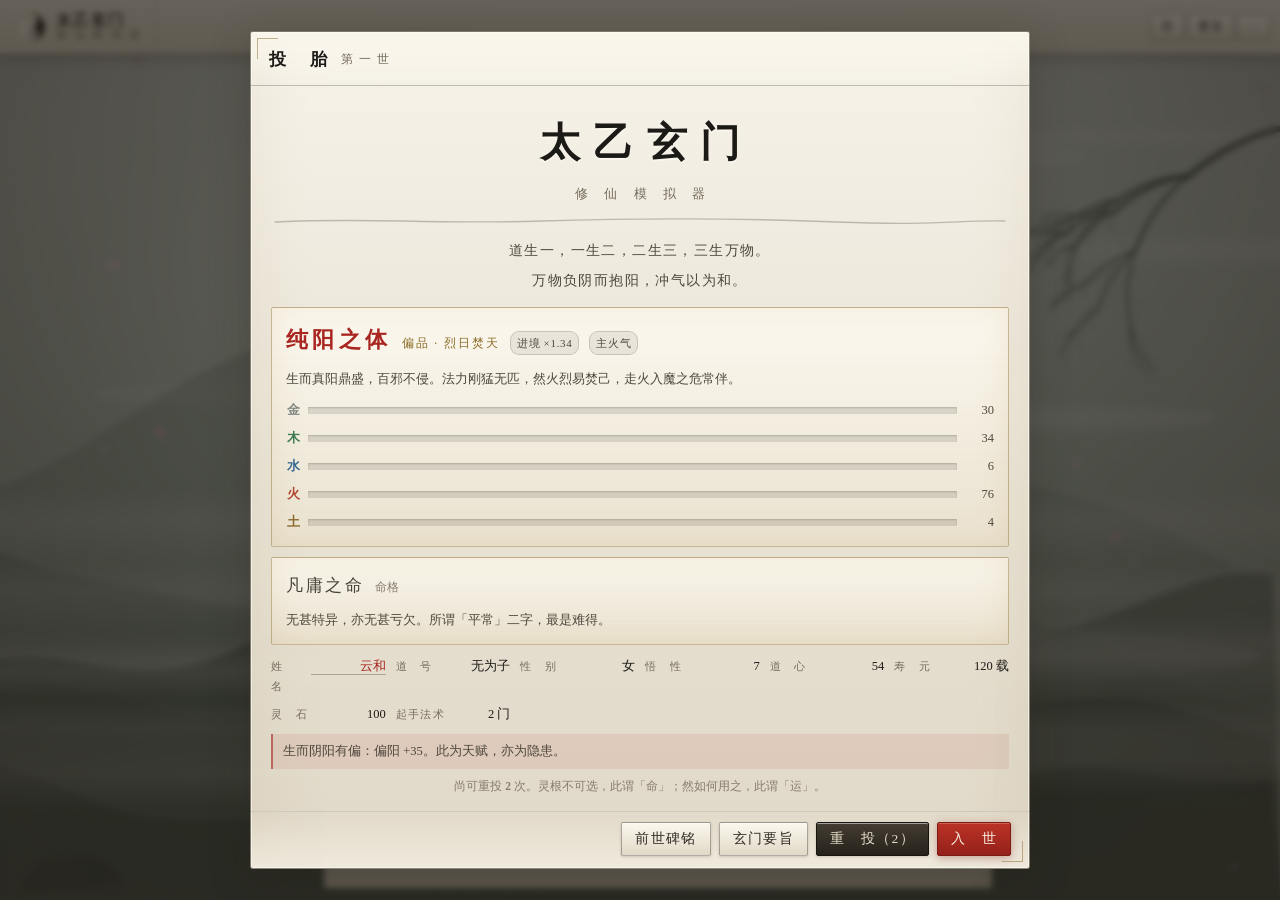
<file: index.html>
<!DOCTYPE html>
<html lang="zh-Hans">
<head>
<meta charset="UTF-8">
<meta name="viewport" content="width=device-width,initial-scale=1,viewport-fit=cover">
<meta name="theme-color" content="#1c1a16">
<meta name="description" content="《太乙玄门·修仙模拟器》——以精气神三宝、五行生克、阴阳太极、干支节气、周易六十四卦、经脉窍穴、丹道君臣佐使、功德业障为核心机制的水墨风网页修仙模拟游戏。">
<title>太乙玄门 · 修仙模拟器</title>
<link rel="icon" href="data:image/svg+xml,%3Csvg xmlns='http://www.w3.org/2000/svg' viewBox='0 0 40 40'%3E%3Ccircle cx='20' cy='20' r='19' fill='%23e9e3d5'/%3E%3Cpath d='M20 2 a18 18 0 0 1 0 36 a9 9 0 0 1 0 -18 a9 9 0 0 0 0 -18z' fill='%232a251d'/%3E%3Ccircle cx='20' cy='11' r='2.6' fill='%23f2ece0'/%3E%3Ccircle cx='20' cy='29' r='2.6' fill='%232a251d'/%3E%3C/svg%3E">
<link rel="stylesheet" href="css/base.css">
<link rel="stylesheet" href="css/ui.css">
<link rel="stylesheet" href="css/art.css">
</head>
<body>

<!-- 水墨山水背景 -->
<canvas id="sky" aria-hidden="true"></canvas>
<div id="grain" aria-hidden="true"></div>
<div id="vign" aria-hidden="true"></div>
<div id="tribVeil" aria-hidden="true"></div>
<div id="breakVeil" aria-hidden="true"></div>

<div id="app">
  <header id="topbar"></header>
  <div id="body">
    <aside id="colL"></aside>
    <section id="colC"></section>
    <aside id="colR"></aside>
  </div>
</div>

<div id="modalRoot" role="dialog" aria-modal="true"></div>
<div id="toast" aria-live="polite"></div>

<noscript>
  <div style="padding:40px;font-family:serif;color:#2a251d">
    <h2>《太乙玄门 · 修仙模拟器》</h2>
    <p>此界需以 JavaScript 开启。请允许脚本运行。</p>
  </div>
</noscript>

<!-- 一、天地根本 -->
<script src="js/data/core.js"></script>
<script src="js/core/util.js"></script>

<!-- 二、诸般图籍 -->
<script src="js/data/hexagrams.js"></script>
<script src="js/data/techniques.js"></script>
<script src="js/data/alchemy.js"></script>
<script src="js/data/world.js"></script>
<script src="js/data/events.js"></script>

<!-- 三、命簿 -->
<script src="js/state.js"></script>

<!-- 四、诸法 -->
<script src="js/systems/effects.js"></script>
<script src="js/systems/craft.js"></script>
<script src="js/systems/cultivate.js"></script>
<script src="js/systems/combat.js"></script>
<script src="js/systems/trib.js"></script>
<script src="js/systems/divine.js"></script>
<script src="js/systems/events.js"></script>

<!-- 五、丹青 -->
<script src="js/art.js"></script>
<script src="js/avatar.js"></script>

<!-- 六、外壳 -->
<script src="js/ui/shell.js"></script>
<script src="js/ui/panels.js"></script>
<script src="js/ui/modals.js"></script>

<!-- 七、总纲 -->
<script src="js/main.js"></script>
</body>
</html>
</file>
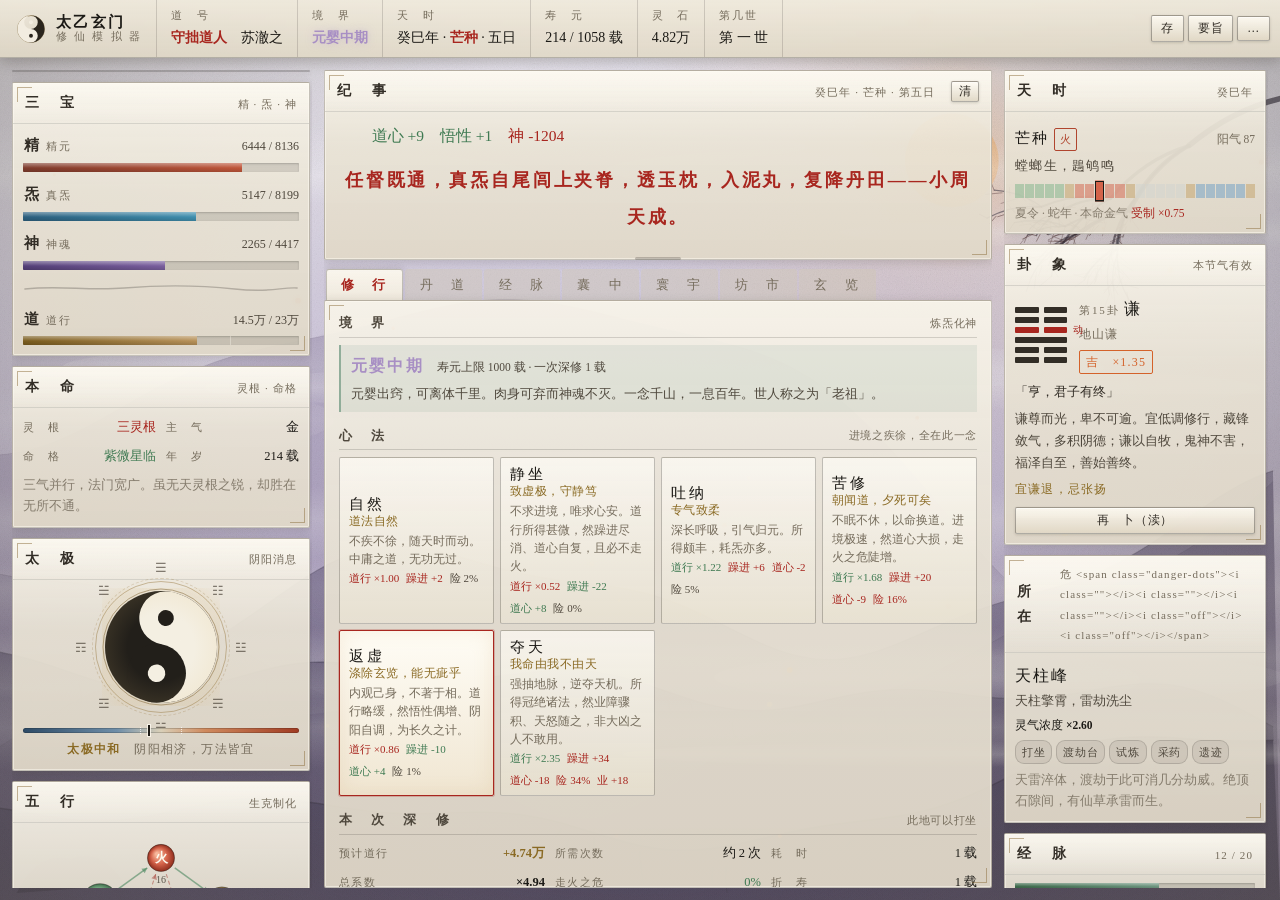
<file: tools/shot.html>
<!DOCTYPE html>
<html lang="zh-Hans">
<head>
<meta charset="UTF-8">
<meta name="viewport" content="width=device-width,initial-scale=1">
<title>太乙玄门 · 截图</title>
<link rel="stylesheet" href="../css/base.css">
<link rel="stylesheet" href="../css/ui.css">
<link rel="stylesheet" href="../css/art.css">
</head>
<body>
<canvas id="sky"></canvas>
<div id="grain"></div><div id="vign"></div>
<div id="tribVeil"></div><div id="breakVeil"></div>
<div id="app">
  <header id="topbar"></header>
  <div id="body">
    <aside id="colL"></aside>
    <section id="colC"></section>
    <aside id="colR"></aside>
  </div>
</div>
<div id="modalRoot"></div>
<div id="toast"></div>

<script src="../js/data/core.js"></script>
<script src="../js/core/util.js"></script>
<script src="../js/data/hexagrams.js"></script>
<script src="../js/data/techniques.js"></script>
<script src="../js/data/alchemy.js"></script>
<script src="../js/data/world.js"></script>
<script src="../js/data/events.js"></script>
<script src="../js/state.js"></script>
<script src="../js/systems/effects.js"></script>
<script src="../js/systems/craft.js"></script>
<script src="../js/systems/cultivate.js"></script>
<script src="../js/systems/combat.js"></script>
<script src="../js/systems/trib.js"></script>
<script src="../js/systems/divine.js"></script>
<script src="../js/systems/events.js"></script>
<script src="../js/art.js"></script>
<script src="../js/avatar.js"></script>
<script src="../js/ui/shell.js"></script>
<script src="../js/ui/panels.js"></script>
<script src="../js/ui/modals.js"></script>
<script src="../js/main.js"></script>

<script>
/* 造一个「中期修士」局面，供截图之用。?v=<场景> */
(function () {
  var q = (location.search.match(/v=([a-z0-9_]+)/) || [])[1] || 'desktop';
  setTimeout(function () {
    var X = window.XIAN, G = X.G;
    X.UI.closeModal();
    try { localStorage.clear(); } catch (e) {}
    var S = X.newGame({ seed: 20240820, forceRoot: 'san', forceFate: 'ziwei' });
    S.name = '苏澈之'; S.hao = '守拙道人';
    S.realm = 3; S.stage = 1; S.age = 214; S.day = Math.round(198 * XIAN.DAYS_PER_YEAR + 15 * 8 + 4);
    S.loc = 'tianzhu_feng';
    S.stance = 'fanxu';
    S.merit = 320; S.karma = 46; S.repute = 88; S.stone = 48200;
    S.insight = 21; S.daoxin = 78; S.balance = -9; S.haste = 22;
    S.aff = { jin: 22, mu: 47, shui: 38, huo: 16, tu: 27 };
    S.meridians = ['ren', 'du', 'fei', 'dachang', 'wei', 'pi', 'xin', 'shen', 'gan', 'dan', 'chong', 'dai'];
    X.recalcLifespan(S);
    var st = X.stats(S);
    S.dao = Math.round(X.daoNeed(S) * 0.63);
    S.jing = Math.round(st.maxJing * 0.82); S.qi = Math.round(st.maxQi * 0.66); S.shen = Math.round(st.maxShen * 0.55);
    ['t_qingmu_changsheng', 't_wuwei_zhenjing'].forEach(function (t) { if (!X.byId(X.Data.techniques, t)) return; S.techs.push(t); });
    X.Data.techniques.filter(function (t) { return t.id.indexOf('m_') !== 0 && t.tier >= 2 && t.tier <= 4; })
      .slice(0, 7).forEach(function (t) { if (S.techs.indexOf(t.id) < 0) S.techs.push(t.id); });
    S.artifacts = ['a_qinglong_jiao', 'a_xuanwu_jia', 'a_luoshu_pan'];
    S.equipped = { main: 'a_qinglong_jiao', robe: 'a_xuanwu_jia', talisman: 'a_luoshu_pan' };
    X.Data.herbs.slice(0, 9).forEach(function (h) { S.herbs[h.id] = 2 + (h.tier % 4); });
    X.Data.pills.slice(0, 8).forEach(function (p) { if (S.recipes.indexOf(p.id) < 0) S.recipes.push(p.id); });
    S.pills[X.Sys.pillKey(X.Data.pills[0].id, 4)] = 3;
    S.pills[X.Sys.pillKey(X.Data.pills[2].id, 3)] = 2;
    S.stats.actions = 214; S.stats.cultivations = 121; S.stats.battles = 17; S.stats.wins = 15;
    S.stats.pillsMade = 34; S.stats.eventsMet = 41; S.stats.tribulations = 2; S.stats.meridiansOpened = 12;

    G.S = S; G.rng = new X.RNG(S.seed); G.tab = 'cultivate';
    /* 卦象 */
    var hx = X.Data.hexagrams[14];
    S.divine = {
      n: hx.n, name: hx.name, full: hx.full, lines: hx.lines, judgement: hx.judgement,
      image: hx.image, advice: hx.advice, guide: hx.guide, omen: hx.omen, trueOmen: hx.omen,
      moving: 4, target: null, term: X.Cal.parse(S.day).termIdx, profane: false
    };
    S.log = [];
    X.UI.log('太　乙　玄　门', 'big');
    X.UI.log('道生一，一生二，二生三，三生万物。', 'verse');
    X.UI.log('——第 一 世 · 苏澈之（守拙道人）', 'sep');
    X.UI.log('天柱峰绝顶。云在脚下，风自颈后过。你已在此坐了三十七年。', 'story');
    X.UI.log('〔甲戌年 立冬〕返虚深修 1.0 载，道行 <b class="e-gold">+2.14万</b>（×3.61）　阴阳+1.8', '');
    X.UI.log('〔炼精化炁〕精 -1462　炁 +1319　（1.4 月）', 'good');
    X.UI.log('返虚之际，忽有所悟。<em class="e-gold">悟性 +1</em>', 'gold');
    X.UI.log('〔问卦〕得「谦·地山谦」吉　宜自处卑下，忌显露锋芒', 'gold');
    X.UI.log('〔奇遇〕临渊照心——水中那个人抬起头，与你目光相接。他没有笑。', 'story');
    X.UI.log('<em class="e-good">道心 +9</em>　<em class="e-good">悟性 +1</em>　<em class="e-bad">神 -1204</em>', '');
    X.UI.log('任督既通，真炁自尾闾上夹脊，透玉枕，入泥丸，复降丹田——<b>小周天成</b>。', 'big');

    G.render();
    X.UI.renderLog();

    if (q === 'trib') {
      S.realm = 4; S.stage = 2; S.merit = 320;
      var st2 = X.stats(S); S.jing = Math.round(st2.maxJing * 0.62); S.qi = Math.round(st2.maxQi * 0.71);
      X.UI.openTrib(function () {});
    } else if (q === 'combat') {
      var foe = X.byId(X.Data.enemies, X.Data.enemies.filter(function (e) { return e.boss && e.realm <= 4; })[0].id);
      X.UI.openCombat(foe, function () {});
      for (var i = 0; i < 3 && X.G.combat && !X.G.combat.over; i++) {
        var b = document.querySelector('.cb-techs .tech-btn:not([disabled])');
        if (b) b.click();
      }
    } else if (q === 'furnace') {
      var pid = null;
      S.recipes.forEach(function (id) { var s = X.Sys.recipeStatus(S, id); if (s && s.herbsOk && s.qiOk) pid = id; });
      if (pid) X.UI.openFurnace(pid);
    } else if (q === 'event') {
      var ev = X.Data.events.filter(function (e) { return e.tag === 'dao'; })[0];
      X.UI.openEvent(ev, function () {});
    } else if (q === 'intro') {
      X.UI.openIntro();
    } else if (q === 'meridian') {
      G.goTab('meridian');
    } else if (q === 'world') {
      G.goTab('world');
    } else if (q === 'alchemy') {
      G.goTab('alchemy');
    } else if (q === 'lore') {
      G.goTab('lore'); G.act('loretab', 'hex');
    } else if (q === 'help') {
      X.UI.openHelp();
    }
    document.title = 'ready-' + q;
  }, 350);
})();
</script>
</body>
</html>
</file>
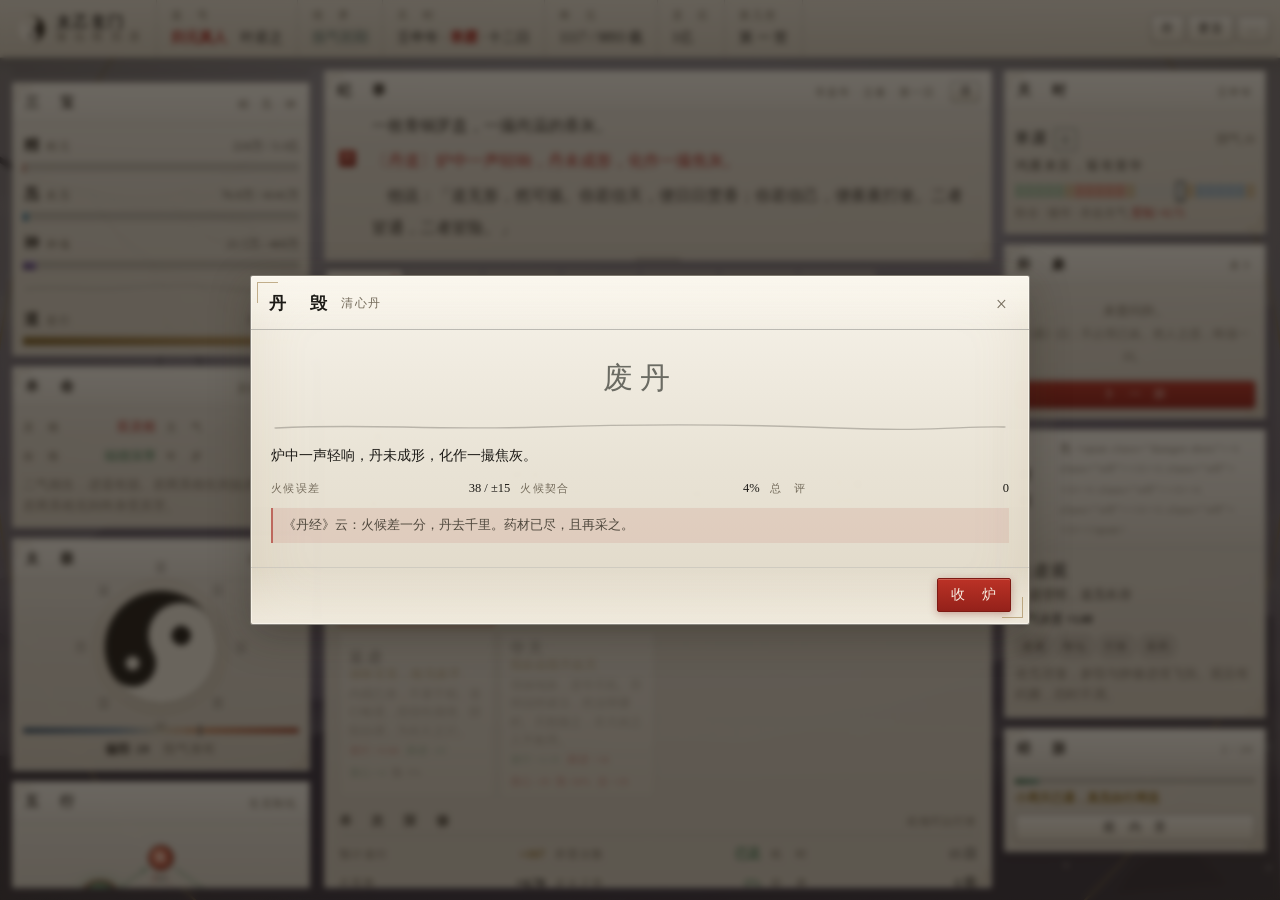
<file: tools/smoke.html>
<!DOCTYPE html>
<html lang="zh-Hans">
<head>
<meta charset="UTF-8">
<title>smoke</title>
<link rel="stylesheet" href="../css/base.css">
<link rel="stylesheet" href="../css/ui.css">
<link rel="stylesheet" href="../css/art.css">
<style>#report{position:fixed;inset:0;z-index:9999;background:#fff;color:#000;font:12px/1.5 monospace;white-space:pre-wrap;padding:10px;overflow:auto;display:none}</style>
</head>
<body>
<canvas id="sky"></canvas>
<div id="grain"></div><div id="vign"></div>
<div id="tribVeil"></div><div id="breakVeil"></div>
<div id="app">
  <header id="topbar"></header>
  <div id="body">
    <aside id="colL"></aside>
    <section id="colC"></section>
    <aside id="colR"></aside>
  </div>
</div>
<div id="modalRoot"></div>
<div id="toast"></div>
<pre id="report">running…</pre>

<script>
window.__ERRS = [];
window.onerror = function (m, s, l, c, e) { window.__ERRS.push('onerror: ' + m + ' @' + (s||'').split('/').pop() + ':' + l + (e && e.stack ? '\n' + e.stack : '')); };
window.addEventListener('unhandledrejection', function (e) { window.__ERRS.push('reject: ' + e.reason); });
(function(){ var ce = console.error; console.error = function(){ window.__ERRS.push('console.error: ' + Array.prototype.join.call(arguments,' ')); ce.apply(console, arguments); }; })();
</script>

<script src="../js/data/core.js"></script>
<script src="../js/core/util.js"></script>
<script src="../js/data/hexagrams.js"></script>
<script src="../js/data/techniques.js"></script>
<script src="../js/data/alchemy.js"></script>
<script src="../js/data/world.js"></script>
<script src="../js/data/events.js"></script>
<script src="../js/state.js"></script>
<script src="../js/systems/effects.js"></script>
<script src="../js/systems/craft.js"></script>
<script src="../js/systems/cultivate.js"></script>
<script src="../js/systems/combat.js"></script>
<script src="../js/systems/trib.js"></script>
<script src="../js/systems/divine.js"></script>
<script src="../js/systems/events.js"></script>
<script src="../js/art.js"></script>
<script src="../js/avatar.js"></script>
<script src="../js/ui/shell.js"></script>
<script src="../js/ui/panels.js"></script>
<script src="../js/ui/modals.js"></script>
<script src="../js/main.js"></script>

<script>
(function () {
  var out = [];
  var pass = 0, fail = 0;
  function T(name, fn) {
    try { fn(); out.push('  ok   ' + name); pass++; }
    catch (e) { out.push('  FAIL ' + name + ' :: ' + (e && e.message) + '\n' + (e && e.stack ? String(e.stack).split('\n').slice(1,4).join('\n') : '')); fail++; }
  }
  function finish() {
    var errs = window.__ERRS;
    out.unshift('=== SMOKE ' + (fail === 0 && errs.length === 0 ? 'PASS' : 'FAIL') + ' (' + pass + ' ok, ' + fail + ' fail, ' + errs.length + ' errors) ===');
    if (errs.length) out.push('--- runtime errors ---'), errs.forEach(function (e) { out.push('  ' + e); });
    var r = document.getElementById('report');
    r.textContent = out.join('\n');
    r.setAttribute('data-done', '1');
    r.setAttribute('data-fail', String(fail + errs.length));
  }

  setTimeout(function () {
    var X = window.XIAN, G = X && X.G;
    T('XIAN 命名空间与全部图籍已载入', function () {
      if (!X) throw new Error('XIAN 未定义');
      ['hexagrams','techniques','artifacts','herbs','pills','locations','enemies','events','realms','meridians','solarTerms','bagua','omenMeta','pillQuality'].forEach(function (k) {
        if (!X.Data[k]) throw new Error('缺 XIAN.Data.' + k);
      });
    });
    T('开局弹窗已现（投胎）', function () {
      if (!document.querySelector('#modalRoot.on')) throw new Error('intro 未打开');
      if (!document.querySelector('#btnGo')) throw new Error('入世按钮缺失');
    });
    T('重投灵根', function () { document.querySelector('#btnReroll').click(); if (!document.querySelector('#btnGo')) throw new Error('重投后弹窗损坏'); });
    T('玄门要旨', function () { X.UI.openHelp(); if (!/三　宝/.test(document.querySelector('.md-body').textContent)) throw new Error('要旨内容缺失'); });
    T('前世碑铭', function () { X.UI.openLives(); X.UI.closeModal(); });

    T('入世（begin）', function () {
      X.UI.openIntro();
      document.querySelector('#btnGo').click();
      if (!G.S) throw new Error('状态未建立');
      if (document.querySelector('#modalRoot.on')) throw new Error('入世后弹窗未关');
      if (!document.querySelector('#topbar .tb-cell')) throw new Error('顶栏未渲染');
      if (!document.querySelector('#colL .scroll')) throw new Error('左栏未渲染');
      if (!document.querySelector('#colR .scroll')) throw new Error('右栏未渲染');
      if (!document.querySelector('#taiji')) throw new Error('太极图未渲染');
      if (!document.querySelector('#wuxing')) throw new Error('五行图未渲染');
    });

    var S = G.S;
    T('人物立绘已挂载（神形卷）', function () {
      var av = document.querySelector('#avatar');
      if (!av) throw new Error('缺 #avatar 画布');
      if (!av.width || !av.height) throw new Error('立绘画布无尺寸 ' + av.width + 'x' + av.height);
      var w = av.getBoundingClientRect();
      if (w.height < 200) throw new Error('立绘过矮 ' + Math.round(w.height) + 'px（纪事界面应更舒展）');
      var d = X.Avatar.describePlayer(S, { pose: 'sit' });
      if (!d || d.kind !== 'player') throw new Error('立绘描述子异常');
    });
    T('立绘像素自检：画布确已绘出人形', function () {
      X.Avatar._debugRenderNow();
      var av = document.querySelector('#avatar');
      var g = av.getContext('2d');
      var img = g.getImageData(0, 0, av.width, av.height).data;
      /* 依本命五行取衣袍之色，再于画布中寻之 */
      function h2r(h) {
        h = h.replace('#', '');
        if (h.length === 3) h = h[0] + h[0] + h[1] + h[1] + h[2] + h[2];
        return [parseInt(h.slice(0, 2), 16), parseInt(h.slice(2, 4), 16), parseInt(h.slice(4, 6), 16)];
      }
      var robeCol = h2r((X.Data.elements[S.root.main] || {}).color || '#888');
      var colors = new Set(), ink = 0, robe = 0, total = 0;
      for (var i = 0; i < img.length; i += 16) {
        var r = img[i], gg = img[i + 1], b = img[i + 2], a = img[i + 3];
        if (a < 40) continue;
        total++;
        colors.add((r >> 4) + ',' + (gg >> 4) + ',' + (b >> 4));
        if (r < 70 && gg < 70 && b < 60) ink++;
        var dr = r - robeCol[0], dg = gg - robeCol[1], db = b - robeCol[2];
        if (dr * dr + dg * dg + db * db < 130 * 130) robe++;          /* 距袍色 <130 */
      }
      if (total < 2000) throw new Error('立绘几乎空白（有效像素 ' + total + '）');
      if (colors.size < 24) throw new Error('立绘色数过少（' + colors.size + '），疑似未绘成');
      if (ink < 150) throw new Error('未见墨色笔墨（' + ink + '）');
      if (robe < 60) throw new Error('未见衣袍色块（' + robe + '，袍色 ' + robeCol + '）');
    });
    T('立绘随境界取形（九重天阶皆可绘）', function () {
      var keepR = S.realm, keepS = S.stage;
      for (var r = 0; r <= 9; r++) {
        S.realm = r; S.stage = r === 9 ? 0 : 2;
        X.recalcLifespan(S);
        var d = X.Avatar.describePlayer(S, { pose: 'sit' });
        if (d.realm !== r) throw new Error('境界描述子错位');
        var cv = document.createElement('canvas');
        cv.style.width = '220px'; cv.style.height = '300px';
        document.body.appendChild(cv);
        X.Avatar.mount(cv, function () { return d; });
        document.body.removeChild(cv);
      }
      S.realm = keepR; S.stage = keepS; X.recalcLifespan(S);
    });
    T('六类妖魔皆可绘', function () {
      var kinds = {};
      X.Data.enemies.forEach(function (e) { if (!kinds[e.kind]) kinds[e.kind] = e; });
      ['beast', 'demon', 'ghost', 'human', 'spirit', 'dragon'].forEach(function (k) {
        if (!kinds[k]) throw new Error('缺 ' + k + ' 类妖魔样本');
        var cv = document.createElement('canvas');
        cv.style.width = '220px'; cv.style.height = '260px';
        document.body.appendChild(cv);
        X.Avatar.mount(cv, function () { return X.Avatar.describeEnemy(kinds[k], {}); });
        document.body.removeChild(cv);
      });
    });
    T('纪事区有拖拽把手且高度充裕', function () {
      var lw = document.querySelector('#logWrap').getBoundingClientRect();
      if (lw.height < 180) throw new Error('纪事区过矮 ' + Math.round(lw.height));
      if (!document.querySelector('#logGrip')) throw new Error('缺拖拽把手');
    });
    T('纪事条目带类别标记', function () {
      X.UI.log('〔问卦〕得「谦·地山谦」吉', 'gold');
      X.UI.log('〔斗法〕胜「青风狼」。', 'good');
      X.UI.log('〔深修〕道行 +100', '');
      var gls = document.querySelectorAll('#log [data-g]');
      if (gls.length < 3) throw new Error('标记数量不足：' + gls.length);
      var marks = [];
      for (var i = 0; i < gls.length; i++) marks.push(gls[i].getAttribute('data-g'));
      if (marks.indexOf('卜') < 0 || marks.indexOf('战') < 0 || marks.indexOf('修') < 0) throw new Error('标记缺失：' + marks.join(','));
    });
    T('画布尺寸有效', function () {
      var cv = document.querySelector('#sky');
      if (!cv.width || !cv.height) throw new Error('sky 画布无尺寸 ' + cv.width + 'x' + cv.height);
      var tj = document.querySelector('#taiji');
      if (!tj.width) throw new Error('taiji 画布无尺寸');
    });

    T('七面板逐一渲染', function () {
      X.UI.TABS.forEach(function (t) {
        G.goTab(t.id);
        var p = document.querySelector('#panel');
        if (!p.innerHTML || p.innerHTML.length < 60) throw new Error('面板 ' + t.id + ' 内容过少');
      });
      G.goTab('cultivate');
    });
    T('玄览六个子页', function () {
      G.goTab('lore');
      ['realm','hex','wuxing','tech','herb','enemy'].forEach(function (k) {
        G.act('loretab', k);
        if (document.querySelector('#panel').innerHTML.length < 60) throw new Error('玄览 ' + k + ' 空');
      });
      G.goTab('cultivate');
    });
    T('经脉内景 SVG', function () {
      G.goTab('meridian');
      if (!document.querySelector('#meridianSvg')) throw new Error('经脉 SVG 缺失');
      if (document.querySelectorAll('#meridianSvg circle.pt').length < 20) throw new Error('窍穴点位不足');
      G.goTab('cultivate');
    });

    T('六心法皆可切换', function () {
      X.Data.stances.forEach(function (st) { if (st.minRealm === undefined) G.act('stance', st.id); });
      G.act('stance', 'ziran');
    });
    T('打坐深修 ×6', function () { for (var i = 0; i < 6; i++) { if (!G.S.dead) G.act('cultivate'); if (X.UI.modalOpen()) X.UI.closeModal(); } });
    T('静养 / 游历 / 采药', function () {
      G.act('rest'); if (X.UI.modalOpen()) X.UI.closeModal();
      G.act('wander'); if (X.UI.modalOpen()) X.UI.closeModal();
      G.act('travel', 'wanyao_gu'); if (X.UI.modalOpen()) X.UI.closeModal();
      G.act('gather'); if (X.UI.modalOpen()) X.UI.closeModal();
    });
    T('占卜（含卦象渲染）', function () {
      G.S.shen = X.stats(G.S).maxShen;
      G.doDivine();
      if (!document.querySelector('.yarrow')) throw new Error('蓍草动画缺失');
      X.UI.closeModal();
      if (!G.S.divine) throw new Error('卦象未落');
      X.UI.renderRight();
      if (!document.querySelector('#colR .hex-lines')) throw new Error('右栏卦象未渲染');
    });
    T('三宝转化', function () {
      G.S.jing = X.stats(G.S).maxJing; G.S.qi = X.stats(G.S).maxQi;
      G.act('refine', 'jq');
      if (X.UI.modalOpen()) X.UI.closeModal();
    });
    T('三宝转化（高境界 qs/sv）', function () {
      G.S.realm = 3; G.S.stage = 0; X.recalcLifespan(G.S);
      var st = X.stats(G.S); G.S.jing = st.maxJing; G.S.qi = st.maxQi; G.S.shen = st.maxShen;
      G.S.refineTerm = {};
      var a = X.Sys.refine(G.S, 'qs', G.rng); if (!a.ok) throw new Error('qs: ' + a.reason);
      G.S.refineTerm = {}; G.S.shen = X.stats(G.S).maxShen;
      var b = X.Sys.refine(G.S, 'sv', G.rng); if (!b.ok) throw new Error('sv: ' + b.reason);
      G.S.realm = 0; G.S.stage = 0; X.recalcLifespan(G.S);
    });
    T('开辟经脉（任脉）', function () {
      var st = X.stats(G.S); G.S.qi = st.maxQi; G.S.jing = st.maxJing;
      G.S.daoxin = 95; G.S.haste = 0; G.S.balance = 0;
      for (var i = 0; i < 8 && G.S.meridians.indexOf('ren') < 0; i++) {
        var st2 = X.stats(G.S); G.S.qi = st2.maxQi; G.S.jing = st2.maxJing;
        X.Sys.openMeridian(G.S, 'ren', G.rng);
      }
      if (G.S.meridians.indexOf('ren') < 0) throw new Error('八次未开任脉（概率异常）');
      X.UI.renderLeft(); X.UI.renderRight();
    });

    T('丹炉火候（开炉→落指→出丹）', function () {
      var pid = null;
      G.S.recipes.forEach(function (id) { var s = X.Sys.recipeStatus(G.S, id); if (s && s.herbsOk) pid = id; });
      if (!pid) throw new Error('无可炼之方（起手药材配给有误）');
      var st = X.stats(G.S); G.S.qi = st.maxQi;
      X.UI.openFurnace(pid);
      if (!document.querySelector('#furnaceCv')) throw new Error('丹炉画布缺失');
      if (!document.querySelector('#fireBar .needle')) throw new Error('火候指针缺失');
      document.querySelector('#fbLock').click();
    });
    T('丹成弹窗与服丹', function (){
      setTimeout(function(){}, 0);
    });

    T('斗法全流程', function () {
      var foe = X.Sys.pickEnemy(G.S, G.rng, {});
      if (!foe) throw new Error('未能选敌');
      var st = X.stats(G.S); G.S.jing = st.maxJing; G.S.qi = st.maxQi;
      X.UI.openCombat(foe, function () {});
      if (!document.querySelector('.cb-arena')) throw new Error('斗法界面缺失');
      if (!document.querySelector('#cbP') || !document.querySelector('#cbF')) throw new Error('斗法立绘缺失');
      if (!document.querySelector('#cbP').width) throw new Error('我方立绘无尺寸');
      if (!document.querySelector('.cb-techs .tech-btn')) throw new Error('法术按钮缺失');
      /* 立绘反馈 */
      X.Avatar.pulse(document.querySelector('#cbP'), 'hit');
      X.Avatar.pulse(document.querySelector('#cbF'), 'cast');
      var guard = 0;
      while (!X.G.combat.over && guard++ < 60) {
        var b = document.querySelector('.cb-techs .tech-btn:not([disabled])');
        if (b) b.click();
        else { var g2 = document.querySelector('[data-cb="guard"]'); if (g2) g2.click(); else break; }
      }
      if (!X.G.combat) throw new Error('战斗对象丢失');
      if (!X.G.combat.over) throw new Error('60 回合未决');
      var e = document.querySelector('#cbEnd');
      if (!e) throw new Error('收功按钮缺失');
      e.click();
      if (X.G.combat) throw new Error('战后未清理');
    });

    T('敌方属性归一（高境界不再不堪一击）', function () {
      var e8 = X.Data.enemies.filter(function (x) { return x.realm === 8; })[0];
      var ns = X.Sys.enemyStats(e8);
      var R = X.Data.realms[8];
      if (ns.atk < R.atk * 0.6) throw new Error('渡劫期妖魔攻 ' + ns.atk + ' 远低于修士 ' + R.atk);
      if (ns.jing < R.jing * 0.6) throw new Error('渡劫期妖魔精 ' + ns.jing + ' 过低');
    });

    T('奇遇弹窗与抉择（遍历全部 60 事件之首选）', function () {
      var n = 0;
      X.Data.events.forEach(function (ev) {
        G.S.dead = false;
        var st = X.stats(G.S); G.S.jing = st.maxJing; G.S.qi = st.maxQi; G.S.shen = st.maxShen; G.S.stone = 1e9;
        X.UI.openEvent(ev, function () {});
        var cs = document.querySelectorAll('.choice');
        if (!cs.length) throw new Error('事件 ' + ev.id + ' 无选项按钮');
        var picked = null;
        for (var i = 0; i < cs.length; i++) if (!cs[i].hasAttribute('disabled')) { picked = cs[i]; break; }
        if (!picked) throw new Error('事件 ' + ev.id + ' 全部选项不可用');
        picked.click();
        var ok = document.querySelector('#evOk');
        if (!ok) throw new Error('事件 ' + ev.id + ' 结果页缺确认');
        ok.click();
        if (X.UI.modalOpen()) X.UI.closeModal();
        if (X.G.combat) { X.G.combat = null; X.UI.closeModal(); }
        n++;
      });
      if (n !== 60) throw new Error('仅走通 ' + n + ' 个事件');
    });

    T('突破小境界（可失败，故重试至成）', function () {
      G.S.dead = false; G.S.realm = 0; G.S.stage = 0; G.S.daoxin = 95; G.S.haste = 0; G.S.balance = 0;
      X.recalcLifespan(G.S);
      var okOnce = false, failedOnce = false;
      for (var i = 0; i < 8 && !okOnce; i++) {
        var st4 = X.stats(G.S); G.S.jing = st4.maxJing; G.S.qi = st4.maxQi;
        G.S.dao = X.daoNeed(G.S) * 1.4;
        var before = G.S.stage;
        G.act('break');
        if (X.UI.modalOpen()) {
          if (!document.querySelector('.md-body')) throw new Error('突破弹窗无内容');
          X.UI.closeModal();
        }
        if (G.S.stage > before) okOnce = true; else failedOnce = true;
      }
      if (!okOnce) throw new Error('八次皆未晋（成算异常）');
      /* 顺带验证失败分支的弹窗也能渲染 */
      if (!failedOnce) {
        var br = { success: false, lost: 100, hurt: 50, dev: null };
        X.UI.showBreak(br);
        if (!/冲　关　不　成/.test(document.querySelector('.md-head').textContent)) throw new Error('失败弹窗异常');
        X.UI.closeModal();
      }
    });

    T('天劫全流程（含引化 / 顺受 / 御宝 / 服丹）', function () {
      G.S.dead = false; G.S.realm = 2; G.S.stage = 2; G.S.daoxin = 95; G.S.haste = 0;
      G.S.balance = 0; G.S.merit = 400; G.S.karma = 0;
      X.recalcLifespan(G.S);
      var st = X.stats(G.S); G.S.jing = st.maxJing; G.S.qi = st.maxQi; G.S.shen = st.maxShen;
      G.S.artifacts = ['a_xuanwu_jia']; G.S.equipped.robe = 'a_xuanwu_jia';
      X.UI.openTrib(function () {});
      if (!document.querySelector('.trib-wave-dots')) throw new Error('劫数点位缺失');
      if (!document.querySelector('.trib-opts .trib-opt')) throw new Error('渡劫选项缺失');
      var guard = 0, usedChannel = false, usedYield = false, usedGuard = false, usedPill = false, usedDao = false;
      var diag = [];
      while (X.G.trib && !X.G.trib.done && guard++ < 60) {
        var T2 = X.G.trib, w = T2.cur();
        diag.push('#' + guard + ' idx=' + T2.idx + '/' + T2.total + ' done=' + T2.done +
          ' wave=' + (w ? w.type.id : 'NONE') + ' jing=' + Math.round(G.S.jing) + ' qi=' + Math.round(G.S.qi) +
          ' opts=' + document.querySelectorAll('[data-to]').length);
        if (!usedPill) {
          var pb = document.querySelector('[data-tpill]');
          if (pb) { pb.click(); usedPill = true; continue; }
        }
        if (w && w.type.element !== 'none' && !usedChannel) {
          var cb = document.querySelector('[data-to="channel"]');
          if (cb && !cb.hasAttribute('disabled')) {
            cb.click();
            var ep = document.querySelector('[data-el]');
            if (!ep) throw new Error('五行选择器未出现');
            ep.click(); usedChannel = true; continue;
          }
        }
        if (!usedGuard) { var gb = document.querySelector('[data-to="guard"]'); if (gb && !gb.hasAttribute('disabled')) { gb.click(); usedGuard = true; continue; } }
        if (!usedYield) { var yb = document.querySelector('[data-to="yield"]'); if (yb) { yb.click(); usedYield = true; continue; } }
        var eb = document.querySelector('[data-to="endure"]');
        if (!eb) {
          /* 道劫：天问，选项换作四答 */
          var db = document.querySelector('[data-to^="dao"]');
          if (db) { db.click(); usedDao = true; continue; }
          diag.push('  !! 既无硬抗亦无天问，跳出（劫=' + (w ? w.type.id : '?') + '）');
          break;
        }
        var beforeIdx = T2.idx;
        eb.click();
        if (X.G.trib && X.G.trib.idx === beforeIdx && !X.G.trib.done) { diag.push('  !! 硬抗未推进'); break; }
      }
      if (!X.G.trib) throw new Error('天劫对象丢失\n' + diag.join('\n'));
      if (!X.G.trib.done) throw new Error('天劫未结束\n' + diag.join('\n'));
      if (!usedChannel) throw new Error('引化未走通\n' + diag.join('\n'));
      var end = document.querySelector('#tbEnd');
      if (!end) throw new Error('雷息按钮缺失');
      end.click();
      if (X.UI.modalOpen() && !document.querySelector('.ending-title')) throw new Error('渡劫后弹窗异常');
    });

    T('道劫问答（末重）', function () {
      G.S.dead = false; G.S.realm = 7; G.S.stage = 2; G.S.merit = 500; G.S.karma = 0; G.S.daoxin = 95;
      X.recalcLifespan(G.S);
      var st = X.stats(G.S); G.S.jing = st.maxJing; G.S.qi = st.maxQi; G.S.shen = st.maxShen;
      var T3 = new X.Trib(G.S, G.rng);
      var last = T3.waves[T3.waves.length - 1];
      if (last.type.id !== 'dao') throw new Error('大乘之末重非道劫');
      if (!last.q || !last.q.opts || last.q.opts.length < 3) throw new Error('道劫问答缺失');
      T3.idx = T3.total - 1;
      var o = T3.options();
      if (o[0].kind !== 'dao') throw new Error('道劫选项类型有误');
      var r = T3.respond(o[0].id, null);
      if (!r || !r.lines.length) throw new Error('道劫应答无结果');
    });

    T('坊市买卖', function () {
      G.S.dead = false; G.S.realm = 2; G.S.stage = 0; X.recalcLifespan(G.S);
      G.S.stone = 5e7; G.S.loc = 'fuyao_cheng'; G.S.market = null;
      G.goTab('market');
      var btns = document.querySelectorAll('#panel [data-act^="buy"]:not([disabled])');
      if (!btns.length) throw new Error('坊市无可买之物');
      var before = G.S.stone;
      btns[0].click();
      if (G.S.stone >= before) throw new Error('买后灵石未减');
      G.goTab('bag');
      var sell = document.querySelector('#panel [data-act="sellherb"]');
      if (sell) sell.click();
    });

    T('炼器温养', function () {
      G.S.loc = 'jinshi_dong'; G.S.stone = 1e8;
      var st = X.stats(G.S); G.S.qi = st.maxQi;
      var b0 = G.S.bonus.maxJing;
      G.act('forge', 'cuiti');
      if (X.UI.modalOpen()) X.UI.closeModal();
      if (G.S.bonus.maxJing <= b0) throw new Error('淬体未生效');
    });

    T('道观布施与苦行', function () {
      G.S.loc = 'taixu_guan'; G.S.stone = 1e8; G.S.karma = 200;
      var m0 = G.S.merit;
      G.act('donate', String(Math.round(200 * Math.pow(2.4, G.S.realm))));
      if (G.S.merit <= m0) throw new Error('布施无功德');
      var k0 = G.S.karma;
      G.act('penance');
      if (X.UI.modalOpen()) X.UI.closeModal();
      if (G.S.karma >= k0) throw new Error('苦行未涤业障');
    });

    T('法宝佩戴 / 卸下', function () {
      G.S.artifacts = ['a_taiji_tu', 'a_xuanwu_jia'];
      G.act('equip', 'a_taiji_tu');
      if (G.S.equipped.main !== 'a_taiji_tu') throw new Error('佩戴失败');
      G.act('unequip', 'main');
      if (G.S.equipped.main) throw new Error('卸下失败');
    });

    T('存档 / 读档 / 导出导入', function () {
      if (!X.save(G.S)) throw new Error('存档失败');
      var L = X.load();
      if (!L || !L.root) throw new Error('读档失败');
      var txt = X.exportSave(G.S);
      if (!txt) throw new Error('导出失败');
      var imp = X.importSave(txt);
      if (!imp || imp.hao !== G.S.hao) throw new Error('导入失败');
    });

    T('经脉详情 / 卦象详情小窗', function () {
      X.UI.openMeridianInfo('du'); X.UI.closeModal();
      X.UI.openHexInfo(1); X.UI.closeModal();
      X.UI.openHexInfo(64); X.UI.closeModal();
    });

    T('生平纪年 / 别事', function () {
      X.UI.openChronicle(); X.UI.closeModal();
      X.UI.openMore(); X.UI.closeModal();
    });

    T('结局：身殒与轮回结算', function () {
      G.S.dead = true; G.S.causeOfDeath = '试';
      X.UI.openEnding('die');
      if (!document.querySelector('.ending-title.die')) throw new Error('身殒结局未渲染');
      var lg = X.loadLegacy();
      if (!lg.lives) throw new Error('轮回未结算');
      if (!lg.epitaphs.length) throw new Error('碑铭未写入');
      X.UI.closeModal();
    });

    T('结局：飞升', function () {
      G.S.dead = false; G.S.ascended = true; G.S.realm = 9;
      X.UI.openEnding('ascend');
      if (!document.querySelector('.ending-title.win')) throw new Error('飞升结局未渲染');
      X.UI.closeModal();
    });

    T('全部地域场景可绘（水墨山水）', function () {
      X.Data.locations.forEach(function (L) {
        X.Data.solarTerms.forEach(function (t, i) {
          if (i % 6) return;
          X.Art.setScene(L, t, 1234);
        });
      });
    });
    T('特效可调用', function () {
      X.Art.lightning('#dce8ff', 1); X.Art.qiBurst('huo', 3);
      X.Art.rings('#e0bd76', 1); X.Art.flash(0.3); X.Art.darken(0.4, 100);
      X.Art.floaty('测', '#a8261f');
    });
    T('五行图对全部灵根可绘', function () {
      X.Data.spiritRoots.forEach(function (r) {
        var made = r.make(new X.RNG(11));
        X.Art.drawWuxing(document.querySelector('#wuxing'), made.aff, made.main);
      });
    });

    /* ---------------- 版式几何 ---------------- */
    T('版式几何：三栏不重叠、无横向溢出', function () {
      X.UI.closeModal();
      G.S.dead = false; G.S.ascended = false; G.S.realm = 1; G.S.stage = 1;
      X.recalcLifespan(G.S);
      G.goTab('cultivate');
      var vw = document.documentElement.clientWidth;
      var mode = vw > 1180 ? 'wide' : (vw > 900 ? 'mid' : 'stack');
      var L = document.querySelector('#colL').getBoundingClientRect();
      var C = document.querySelector('#colC').getBoundingClientRect();
      var R = document.querySelector('#colR').getBoundingClientRect();
      if (L.width < 120) throw new Error('左栏过窄 ' + Math.round(L.width));
      if (C.width < 280) throw new Error('中栏过窄 ' + Math.round(C.width));
      if (R.width < 120) throw new Error('右栏过窄 ' + Math.round(R.width) + '（模式 ' + mode + '，天时卦象不可失）');
      if (R.height < 60) throw new Error('右栏过矮 ' + Math.round(R.height));
      if (mode === 'wide') {
        if (L.right > C.left + 1) throw new Error('左栏与中栏重叠');
        if (C.right > R.left + 1) throw new Error('中栏与右栏重叠');
      } else if (mode === 'mid') {
        if (L.right > C.left + 1) throw new Error('左栏与中栏重叠');
        if (R.right > C.left + 1) throw new Error('右栏与中栏重叠');
        if (L.bottom > R.top + 1) throw new Error('左栏与右栏重叠');
      } else {
        if (C.bottom > L.top + 1) throw new Error('中栏与左栏重叠（纵叠模式）');
        if (L.bottom > R.top + 1) throw new Error('左栏与右栏重叠（纵叠模式）');
      }
      var over = [];
      ['#topbar', '#body', '#colL', '#colC', '#colR', '#log', '#panel', '#tabs'].forEach(function (sel) {
        var el = document.querySelector(sel);
        if (!el) throw new Error('缺 ' + sel);
        var b = el.getBoundingClientRect();
        if (b.right > vw + 2) over.push(sel + ' 右溢 ' + Math.round(b.right - vw));
        if (b.width <= 0 || b.height <= 0) over.push(sel + ' 尺寸为零');
        if (el.scrollWidth > el.clientWidth + 3) over.push(sel + ' 横向滚动 ' + (el.scrollWidth - el.clientWidth));
      });
      if (document.documentElement.scrollWidth > vw + 2) over.push('文档横向溢出 ' + (document.documentElement.scrollWidth - vw));
      if (over.length) throw new Error(mode + ': ' + over.join('；'));
    });

    T('版式几何：日志与面板可用高度充足', function () {
      var log = document.querySelector('#log').getBoundingClientRect();
      var pan = document.querySelector('#panel').getBoundingClientRect();
      if (log.height < 90) throw new Error('日志区过矮 ' + Math.round(log.height));
      if (pan.height < 160) throw new Error('面板区过矮 ' + Math.round(pan.height));
      var tj = document.querySelector('#taiji').getBoundingClientRect();
      if (tj.width < 80 || Math.abs(tj.width - tj.height) > 3) throw new Error('太极图非正方或过小 ' + Math.round(tj.width) + 'x' + Math.round(tj.height));
      var wx = document.querySelector('#wuxing').getBoundingClientRect();
      if (wx.width < 120) throw new Error('五行图过小 ' + Math.round(wx.width));
    });

    T('版式几何：七面板皆无横向溢出', function () {
      var bad = [];
      X.UI.TABS.forEach(function (t) {
        G.goTab(t.id);
        var p = document.querySelector('#panel');
        if (p.scrollWidth > p.clientWidth + 3) bad.push(t.id + '(+' + (p.scrollWidth - p.clientWidth) + ')');
        /* 卡片内文字不应被裁 */
        var cards = p.querySelectorAll('.card, .loc-card, .stance, .tech-btn');
        for (var i = 0; i < cards.length; i++) {
          if (cards[i].scrollWidth > cards[i].clientWidth + 4) { bad.push(t.id + ' 卡片裁切'); break; }
        }
      });
      G.goTab('cultivate');
      if (bad.length) throw new Error(bad.join('；'));
    });

    T('版式几何：弹窗不超出视口', function () {
      var vh = document.documentElement.clientHeight, vw2 = document.documentElement.clientWidth;
      var bad = [];
      function chk(nm) {
        var m = document.querySelector('#modalRoot .modal');
        if (!m) { bad.push(nm + ' 未开'); return; }
        var b = m.getBoundingClientRect();
        if (b.height > vh + 2) bad.push(nm + ' 高溢 ' + Math.round(b.height - vh));
        if (b.width > vw2 + 2) bad.push(nm + ' 宽溢 ' + Math.round(b.width - vw2));
        var body = m.querySelector('.md-body');
        if (body && body.scrollWidth > body.clientWidth + 3) bad.push(nm + ' 横向滚动');
        X.UI.closeModal();
      }
      X.UI.openHelp(); chk('要旨');
      X.UI.openIntro(); chk('投胎');
      X.UI.openLives(); chk('碑铭');
      X.UI.openChronicle(); chk('纪年');
      X.UI.openHexInfo(29); chk('卦象');
      X.UI.openMeridianInfo('chong'); chk('经脉');
      var ev = X.Data.events.filter(function (e) { return e.text.length > 150; })[0] || X.Data.events[0];
      X.UI.openEvent(ev, function () {}); chk('奇遇');
      if (bad.length) throw new Error(bad.join('；'));
    });

    T('无 NaN / undefined 漏入界面', function () {
      var bad = [];
      X.UI.closeModal();
      X.UI.TABS.forEach(function (t) {
        G.goTab(t.id);
        var txt = document.querySelector('#panel').textContent;
        if (/NaN/.test(txt)) bad.push(t.id + ':NaN');
        if (/undefined/.test(txt)) bad.push(t.id + ':undefined');
        if (/\[object Object\]/.test(txt)) bad.push(t.id + ':[object Object]');
      });
      ['#topbar', '#colL', '#colR', '#log'].forEach(function (sel) {
        var txt = document.querySelector(sel).textContent;
        if (/NaN/.test(txt)) bad.push(sel + ':NaN');
        if (/undefined/.test(txt)) bad.push(sel + ':undefined');
      });
      G.goTab('cultivate');
      if (bad.length) throw new Error(bad.join('；'));
    });

    T('各境界界面皆可渲染（0→9）', function () {
      var keepR = G.S.realm, keepS = G.S.stage;
      for (var r = 0; r <= 9; r++) {
        G.S.realm = r; G.S.stage = r === 9 ? 0 : 2;
        X.recalcLifespan(G.S);
        var st2 = X.stats(G.S);
        G.S.jing = st2.maxJing; G.S.qi = st2.maxQi; G.S.shen = st2.maxShen;
        G.S.dao = Math.round(X.daoNeed(G.S) * 0.5);
        G.render();
        var txt = document.querySelector('#panel').textContent + document.querySelector('#colL').textContent;
        if (/NaN|undefined|Infinity/.test(txt)) throw new Error('境界 ' + r + ' 出现 NaN/undefined/Infinity');
      }
      G.S.realm = keepR; G.S.stage = keepS; X.recalcLifespan(G.S); G.render();
    });

    T('全部丹方状态可算（无越界）', function () {
      X.Data.pills.forEach(function (p) {
        var s = X.Sys.recipeStatus(G.S, p.id);
        if (!s) throw new Error('丹方 ' + p.id + ' 无状态');
        if (isNaN(s.qiCost) || s.qiCost <= 0) throw new Error('丹方 ' + p.id + ' 耗炁异常');
        var tol = X.Sys.fireTolerance(G.S, p);
        if (isNaN(tol) || tol <= 0 || tol > 0.5) throw new Error('丹方 ' + p.id + ' 容差异常 ' + tol);
      });
    });

    T('全部法术效果可施（对全部妖魔）', function () {
      var keep = G.S.techs.slice();
      G.S.techs = X.Data.techniques.filter(function (t) { return t.id.indexOf('m_') !== 0; }).map(function (t) { return t.id; });
      G.S.realm = 8; G.S.stage = 2; X.recalcLifespan(G.S);
      var st3 = X.stats(G.S);
      X.Data.enemies.forEach(function (e) {
        G.S.jing = st3.maxJing; G.S.qi = st3.maxQi * 999; G.S.shen = st3.maxShen;
        var cb = new X.Combat(G.S, e, G.rng, {});
        cb.player.qi = 1e12; cb.player.maxQi = 1e12;
        var list = cb.techList();
        for (var i = 0; i < list.length; i++) {
          if (cb.over) break;
          cb.player.qi = 1e12;
          cb.player.cds = {};
          cb.playerTurn({ type: 'tech', id: list[i].t.id });
        }
      });
      G.S.techs = keep; G.S.realm = 0; G.S.stage = 0; X.recalcLifespan(G.S);
    });

    T('全部丹药可服（不产生非数）', function () {
      G.S.realm = 5; G.S.stage = 1; X.recalcLifespan(G.S);
      X.Data.pills.forEach(function (p) {
        [1, 3, 5].forEach(function (q) {
          var key = X.Sys.pillKey(p.id, q);
          G.S.pills[key] = 1;
          G.S.pillCount = {};
          var r = X.Sys.takePill(G.S, key, G.rng);
          if (!r.ok) throw new Error('服丹失败 ' + p.id + ' q' + q + ': ' + r.reason);
          ['jing', 'qi', 'shen', 'dao', 'insight', 'daoxin', 'balance', 'merit', 'karma', 'stone', 'repute', 'haste', 'lifespan'].forEach(function (k) {
            if (typeof G.S[k] === 'number' && !isFinite(G.S[k])) throw new Error(p.id + ' 令 ' + k + ' 变为非数');
          });
        });
      });
      G.S.realm = 0; G.S.stage = 0; X.recalcLifespan(G.S); G.render();
    });

    setTimeout(finish, 400);
  }, 500);
})();
</script>
</body>
</html>
</file>
<file: css/base.css>
/* ============================================================
   base.css — 宣纸、墨色、字体、基调
   ============================================================ */
:root {
  /* 宣纸 */
  --paper: #e9e3d5;
  --paper-2: #ded6c4;
  --paper-3: #f3eee2;
  --paper-dark: #cdc4ae;
  /* 墨 */
  --ink: #1c1a16;
  --ink-2: #322d26;
  --ink-3: #4f483d;
  --ink-4: #756c5c;
  --ink-5: #9c9284;
  /* 朱砂 · 金 · 青 */
  --zhu: #a8261f;
  --zhu-b: #c8342a;
  --gold: #b28b4e;
  --gold-b: #e0bd76;
  --qing: #6f9781;
  --qing-b: #9dc0aa;
  --azure: #4a7794;
  /* 五行 */
  --el-jin: #a9b0aa;
  --el-mu: #5f9b70;
  --el-shui: #4d80ab;
  --el-huo: #c4553c;
  --el-tu: #ab8547;
  /* 语义 */
  --good: #3f7a52;
  --bad: #a8261f;
  --dim: #857c6d;
  --line: rgba(28, 26, 22, .16);
  --line-2: rgba(28, 26, 22, .28);
  --shadow: 0 2px 10px rgba(40, 32, 20, .16);
  --shadow-lg: 0 10px 40px rgba(38, 30, 18, .30);
  --font-serif: "Source Han Serif SC", "Noto Serif CJK SC", "Songti SC", "STSong", "SimSun", "Nimbus Roman", Georgia, serif;
  --font-kai: "Kaiti SC", "STKaiti", "KaiTi", "Baoli SC", var(--font-serif);
  --font-hei: "PingFang SC", "Hiragino Sans GB", "Microsoft YaHei", "Noto Sans CJK SC", sans-serif;
  --r: 2px;
}

* { box-sizing: border-box; margin: 0; padding: 0; }

html, body {
  height: 100%;
  background: #17150f;
}

body {
  font-family: var(--font-serif);
  color: var(--ink);
  font-size: 15px;
  line-height: 1.85;
  -webkit-font-smoothing: antialiased;
  text-rendering: optimizeLegibility;
  overflow: hidden;
  overscroll-behavior: none;
}

/* ---------- 背景画布 ---------- */
#sky {
  position: fixed; inset: 0;
  width: 100%; height: 100%;
  display: block;
  z-index: 0;
}
/* 宣纸纹理罩层 */
#grain {
  position: fixed; inset: 0; z-index: 1;
  pointer-events: none;
  opacity: .5;
  background-image:
    radial-gradient(circle at 12% 22%, rgba(255, 250, 235, .30), transparent 42%),
    radial-gradient(circle at 82% 76%, rgba(120, 100, 70, .16), transparent 46%),
    url("data:image/svg+xml,%3Csvg xmlns='http://www.w3.org/2000/svg' width='220' height='220'%3E%3Cfilter id='n'%3E%3CfeTurbulence type='fractalNoise' baseFrequency='.85' numOctaves='4' stitchTiles='stitch'/%3E%3CfeColorMatrix type='saturate' values='0'/%3E%3C/filter%3E%3Crect width='220' height='220' filter='url(%23n)' opacity='.38'/%3E%3C/svg%3E");
  mix-blend-mode: multiply;
}
#vign {
  position: fixed; inset: 0; z-index: 1; pointer-events: none;
  background: radial-gradient(ellipse at 50% 42%, transparent 45%, rgba(30, 24, 14, .34) 100%);
}
/* 特效画布（灵气、雷劫） */
#fx {
  position: fixed; inset: 0; z-index: 40; pointer-events: none;
  width: 100%; height: 100%;
}

/* ---------- 字体基调 ---------- */
h1, h2, h3, h4 { font-weight: 600; line-height: 1.5; }
b, strong { font-weight: 600; }
em { font-style: normal; }
a { color: var(--zhu); text-decoration: none; }
button { font-family: inherit; font-size: inherit; color: inherit; cursor: pointer; border: 0; background: none; }
input, select, textarea { font-family: inherit; font-size: inherit; }

.t-kai { font-family: var(--font-kai); }
.t-hei { font-family: var(--font-hei); }
.dim { color: var(--dim); }
.small { font-size: 12.5px; line-height: 1.7; }
.tiny { font-size: 11.5px; line-height: 1.6; }
.center { text-align: center; }
.nowrap { white-space: nowrap; }
.mono-num { font-variant-numeric: tabular-nums; }

/* 竖排标题 */
.vtitle {
  writing-mode: vertical-rl;
  text-orientation: upright;
  letter-spacing: .34em;
  font-size: 15px;
  color: var(--ink-3);
}

/* 效果着色 */
.e-good { color: var(--good); }
.e-bad { color: var(--bad); }
.e-gold { color: #8a6a24; font-weight: 600; }
.e-dim { color: var(--dim); }
.e-yang { color: #b4622d; }
.e-yin { color: #3f6b8e; }
.el-jin { color: #7f867f; }
.el-mu { color: #3f7a52; }
.el-shui { color: #35688f; }
.el-huo { color: #b0452e; }
.el-tu { color: #8b6a2e; }
.el-none { color: var(--ink-3); }
.soul { color: #7a5f9e; }
.dmg { color: var(--zhu); }
.crit { color: #c8102e; }
.adv { color: var(--good); font-size: 12px; }
.dis { color: var(--bad); font-size: 12px; }

/* 印章 */
.seal {
  display: inline-flex; align-items: center; justify-content: center;
  background: linear-gradient(160deg, #ba2f24, #8e1f18);
  color: #f6ece0;
  font-family: var(--font-serif);
  letter-spacing: .12em;
  padding: 2px 7px 3px;
  border-radius: 2px;
  font-size: 12px;
  box-shadow: inset 0 0 0 1px rgba(255, 235, 220, .28), 0 1px 3px rgba(80, 20, 12, .4);
  text-shadow: 0 1px 0 rgba(90, 20, 12, .5);
}
.seal.gold { background: linear-gradient(160deg, #c2a05a, #94742f); color: #fff8e6; }
.seal.ink { background: linear-gradient(160deg, #3b352c, #201d17); color: #ded6c4; }

/* 滚动条 */
::-webkit-scrollbar { width: 8px; height: 8px; }
::-webkit-scrollbar-track { background: rgba(28, 26, 22, .05); }
::-webkit-scrollbar-thumb { background: rgba(28, 26, 22, .26); border-radius: 4px; }
::-webkit-scrollbar-thumb:hover { background: rgba(28, 26, 22, .42); }

/* 选择 */
::selection { background: rgba(168, 38, 31, .22); }

/* 笔触分隔 */
.brush-hr {
  height: 10px; margin: 10px 0;
  background: no-repeat center/100% 100% url("data:image/svg+xml,%3Csvg xmlns='http://www.w3.org/2000/svg' viewBox='0 0 300 10' preserveAspectRatio='none'%3E%3Cpath d='M2 6 C 40 2, 70 8, 110 5 S 190 2, 230 6 S 280 4, 298 5' fill='none' stroke='%231c1a16' stroke-opacity='.30' stroke-width='1.4' stroke-linecap='round'/%3E%3C/svg%3E");
  opacity: .8;
}

/* 通用动画 */
@keyframes fadeUp { from { opacity: 0; transform: translateY(8px); } to { opacity: 1; transform: none; } }
@keyframes fadeIn { from { opacity: 0; } to { opacity: 1; } }
@keyframes pop { 0% { transform: scale(.94); opacity: 0; } 60% { transform: scale(1.02); } 100% { transform: scale(1); opacity: 1; } }
@keyframes spinSlow { to { transform: rotate(360deg); } }
@keyframes breathe { 0%,100% { opacity: .55; } 50% { opacity: 1; } }
@keyframes floatY { 0%,100% { transform: translateY(0); } 50% { transform: translateY(-4px); } }
@keyframes shake { 10%,90% { transform: translateX(-1px); } 20%,80% { transform: translateX(2px); } 30%,50%,70% { transform: translateX(-4px); } 40%,60% { transform: translateX(4px); } }
@keyframes glowPulse { 0%,100% { box-shadow: 0 0 0 0 rgba(224,189,118,0); } 50% { box-shadow: 0 0 18px 2px rgba(224,189,118,.55); } }
@keyframes flowDash { to { stroke-dashoffset: -1000; } }

.anim-in { animation: fadeUp .34s ease both; }
.anim-pop { animation: pop .26s cubic-bezier(.2,.9,.3,1.2) both; }
.shake { animation: shake .5s both; }

@media (prefers-reduced-motion: reduce) {
  * { animation-duration: .01ms !important; animation-iteration-count: 1 !important; transition-duration: .01ms !important; }
}
</file>
<file: css/ui.css>
/* ============================================================
   ui.css — 版式、卷轴、面板、按钮、条槽、弹窗
   ============================================================ */

#app {
  position: relative; z-index: 10;
  height: 100vh; height: 100dvh;
  display: grid;
  grid-template-rows: auto 1fr;
  overflow: hidden;
}

/* ================= 顶栏 ================= */
#topbar {
  display: flex; align-items: stretch; gap: 0;
  background: linear-gradient(180deg, rgba(240,234,220,.94), rgba(224,216,198,.90));
  border-bottom: 1px solid var(--line-2);
  box-shadow: 0 2px 14px rgba(30,22,10,.28);
  backdrop-filter: blur(6px);
  min-height: 54px;
  flex-wrap: wrap;
}
.tb-brand {
  display: flex; align-items: center; gap: 10px;
  padding: 6px 14px 6px 16px;
  border-right: 1px solid var(--line);
}
.tb-brand .logo {
  width: 30px; height: 30px; flex: 0 0 30px;
}
.tb-brand .tt { line-height: 1.2; }
.tb-brand .t1 { font-size: 15px; letter-spacing: .16em; color: var(--ink); font-weight: 600; }
.tb-brand .t2 { font-size: 10.5px; letter-spacing: .22em; color: var(--ink-4); }

.tb-cell {
  padding: 6px 14px;
  border-right: 1px solid var(--line);
  display: flex; flex-direction: column; justify-content: center;
  min-width: 0;
}
.tb-cell .k { font-size: 10.5px; letter-spacing: .18em; color: var(--ink-4); }
.tb-cell .v { font-size: 14px; color: var(--ink); white-space: nowrap; }
.tb-cell .v b { color: var(--zhu); }
.tb-spacer { flex: 1 1 auto; }
.tb-actions { display: flex; align-items: center; gap: 4px; padding: 6px 10px; }

/* ================= 主体三栏 ================= */
#body {
  display: grid;
  grid-template-columns: 300px minmax(0, 1fr) 264px;
  gap: 12px;
  padding: 12px;
  overflow: hidden;
  min-height: 0;
}
#colL, #colR { overflow-y: auto; overflow-x: hidden; display: flex; flex-direction: column; gap: 10px; padding-right: 2px; }
#colC { overflow: hidden; display: flex; flex-direction: column; min-height: 0; }

/* ================= 卷轴纸面 ================= */
.scroll {
  position: relative;
  background:
    linear-gradient(180deg, rgba(247,243,233,.955), rgba(233,227,213,.93) 40%, rgba(224,216,200,.94));
  border: 1px solid rgba(28,26,22,.22);
  border-radius: var(--r);
  box-shadow: var(--shadow), inset 0 0 0 1px rgba(255,252,244,.5);
}
.scroll::before, .scroll::after {
  content: ''; position: absolute; pointer-events: none;
  width: 14px; height: 14px;
  border: 1px solid rgba(140,110,60,.5);
}
.scroll::before { top: 4px; left: 4px; border-right: 0; border-bottom: 0; }
.scroll::after { bottom: 4px; right: 4px; border-left: 0; border-top: 0; }

.sc-head {
  display: flex; align-items: center; gap: 8px;
  padding: 8px 12px 7px;
  border-bottom: 1px solid var(--line);
  background: linear-gradient(180deg, rgba(255,252,244,.6), rgba(255,252,244,0));
}
.sc-head .ttl {
  font-size: 13.5px; letter-spacing: .26em; color: var(--ink-2); font-weight: 600;
}
.sc-head .sub { font-size: 11px; color: var(--ink-4); letter-spacing: .1em; margin-left: auto; }
.sc-body { padding: 10px 12px 12px; }
.sc-body.tight { padding: 8px 10px 10px; }

/* ================= 三宝条 ================= */
.bars { display: flex; flex-direction: column; gap: 9px; }
.bar-row { position: relative; }
.bar-top { display: flex; align-items: baseline; gap: 6px; margin-bottom: 3px; }
.bar-glyph {
  font-size: 15px; font-weight: 600; width: 1.15em; text-align: center;
  color: var(--ink-2);
}
.bar-name { font-size: 11px; letter-spacing: .16em; color: var(--ink-4); }
.bar-val { margin-left: auto; font-size: 12px; color: var(--ink-3); font-variant-numeric: tabular-nums; }
.bar-track {
  position: relative; height: 9px; border-radius: 1px;
  background: rgba(28,26,22,.13);
  box-shadow: inset 0 1px 2px rgba(28,26,22,.22);
  overflow: hidden;
}
.bar-fill {
  position: absolute; inset: 0 auto 0 0; width: 0;
  transition: width .5s cubic-bezier(.3,.9,.3,1);
  background-size: 200% 100%;
}
.bar-fill::after {
  content: ''; position: absolute; inset: 0;
  background: linear-gradient(180deg, rgba(255,255,255,.4), rgba(255,255,255,0) 55%, rgba(0,0,0,.14));
}
.bar-jing .bar-fill { background-image: linear-gradient(90deg, #7e3b2c, #c0563a, #d97f52); }
.bar-qi   .bar-fill { background-image: linear-gradient(90deg, #2c5f7e, #3f8fae, #7dc0c9); }
.bar-shen .bar-fill { background-image: linear-gradient(90deg, #543f78, #7a5f9e, #a98bc4); }
.bar-dao  .bar-fill { background-image: linear-gradient(90deg, #7a5c1e, #b8925a, #e6c87e); }
.bar-life .bar-fill { background-image: linear-gradient(90deg, #3f6b4c, #6f9781, #a8c4ac); }
.bar-track.thin { height: 6px; }

/* 道行条上的刻度 */
.bar-track .ticks { position: absolute; inset: 0; pointer-events: none; }
.bar-track .ticks i { position: absolute; top: 0; bottom: 0; width: 1px; background: rgba(255,250,240,.35); }

/* ================= 计量小格 ================= */
.metrics { display: grid; grid-template-columns: 1fr 1fr; gap: 6px 10px; }
.metric { display: flex; align-items: baseline; gap: 5px; font-size: 12.5px; }
.metric .k { color: var(--ink-4); font-size: 11px; letter-spacing: .12em; }
.metric .v { color: var(--ink); font-variant-numeric: tabular-nums; margin-left: auto; }
.metric .v.hi { color: var(--zhu); }
.metric .v.go { color: var(--good); }

/* ================= 按钮 ================= */
.btn {
  position: relative;
  display: inline-flex; align-items: center; justify-content: center; gap: 6px;
  padding: 7px 13px;
  border: 1px solid rgba(28,26,22,.34);
  border-radius: var(--r);
  background: linear-gradient(180deg, rgba(255,252,244,.86), rgba(224,215,197,.9));
  color: var(--ink-2);
  letter-spacing: .10em;
  font-size: 13.5px;
  box-shadow: 0 1px 0 rgba(255,255,255,.5) inset, 0 1px 3px rgba(40,30,14,.16);
  transition: transform .12s, box-shadow .18s, background .18s, border-color .18s;
  white-space: nowrap;
}
.btn:hover { background: linear-gradient(180deg, #fffdf6, #e7dfcc); border-color: rgba(28,26,22,.55); box-shadow: 0 2px 8px rgba(40,30,14,.24); }
.btn:active { transform: translateY(1px); box-shadow: 0 0 0 rgba(0,0,0,0) inset; }
.btn[disabled], .btn.off { opacity: .42; cursor: not-allowed; filter: grayscale(.5); }
.btn[disabled]:hover, .btn.off:hover { transform: none; box-shadow: none; }
.btn.sm { padding: 4px 9px; font-size: 12px; letter-spacing: .06em; }
.btn.xs { padding: 2px 7px; font-size: 11.5px; letter-spacing: 0; }
.btn.wide { width: 100%; }
.btn.zhu {
  background: linear-gradient(180deg, #bb3226, #94211a);
  color: #f8efe2; border-color: #7d1a14;
  box-shadow: 0 1px 0 rgba(255,220,200,.28) inset, 0 2px 8px rgba(120,26,18,.35);
}
.btn.zhu:hover { background: linear-gradient(180deg, #cc3c2e, #a3261d); }
.btn.gold {
  background: linear-gradient(180deg, #cba861, #9c7c34);
  color: #fff9ec; border-color: #856a2b;
  box-shadow: 0 1px 0 rgba(255,244,214,.34) inset, 0 2px 8px rgba(120,90,20,.32);
}
.btn.gold:hover { background: linear-gradient(180deg, #dbb970, #ad8b3d); }
.btn.ink {
  background: linear-gradient(180deg, #443d33, #26221b);
  color: #e6ddca; border-color: #191612;
}
.btn.ink:hover { background: linear-gradient(180deg, #524a3e, #302a22); }
.btn .kx { font-size: 10.5px; color: inherit; opacity: .7; }

.btn-row { display: flex; flex-wrap: wrap; gap: 7px; }
.btn-grid { display: grid; grid-template-columns: repeat(auto-fill, minmax(112px, 1fr)); gap: 7px; }

/* ================= 主行动区 ================= */
#mainStage {
  flex: 1 1 auto; min-height: 0;
  display: flex; flex-direction: column;
  overflow: hidden;
}
#tabs {
  display: flex; gap: 2px; flex-wrap: wrap;
  padding: 0 2px;
}
.tab {
  padding: 6px 14px 7px;
  font-size: 13px; letter-spacing: .2em;
  color: var(--ink-4);
  border: 1px solid transparent; border-bottom: 0;
  border-radius: 3px 3px 0 0;
  background: rgba(210,200,180,.42);
  position: relative; top: 1px;
  transition: all .18s;
}
.tab:hover { color: var(--ink-2); background: rgba(232,224,206,.7); }
.tab.on {
  color: var(--zhu); font-weight: 600;
  background: linear-gradient(180deg, rgba(250,246,237,.98), rgba(240,234,220,.94));
  border-color: rgba(28,26,22,.24);
  box-shadow: 0 -2px 6px rgba(40,30,14,.10);
}
.tab .dot { position: absolute; top: 5px; right: 5px; width: 5px; height: 5px; border-radius: 50%; background: var(--zhu); animation: breathe 1.6s infinite; }

#panelWrap {
  flex: 1 1 auto; min-height: 0;
  display: flex; flex-direction: column;
}
.panel {
  flex: 1 1 auto; min-height: 0;
  overflow-y: auto;
  padding: 12px 14px 16px;
}
.panel h3 {
  font-size: 13px; letter-spacing: .24em; color: var(--ink-3);
  margin: 14px 0 7px; padding-bottom: 4px;
  border-bottom: 1px solid var(--line);
  display: flex; align-items: center; gap: 8px;
}
.panel h3:first-child { margin-top: 0; }
.panel h3 .r { margin-left: auto; font-size: 11px; letter-spacing: .06em; color: var(--ink-4); font-weight: 400; }
.panel p { margin: 0 0 8px; }
.note {
  font-size: 12.5px; color: var(--ink-3);
  background: rgba(184,146,90,.10);
  border-left: 2px solid rgba(178,139,78,.6);
  padding: 6px 10px; margin: 8px 0;
}
.note.warn { background: rgba(168,38,31,.09); border-left-color: rgba(168,38,31,.6); }
.note.dao { background: rgba(111,151,129,.12); border-left-color: rgba(111,151,129,.7); }
.quote {
  font-family: var(--font-kai);
  color: var(--ink-3); font-size: 13px;
  text-align: right; letter-spacing: .08em;
}

/* ================= 叙事日志 ================= */
#logWrap {
  height: var(--log-h, 46%);
  min-height: 190px;
  max-height: 68%;
  display: flex; flex-direction: column;
  margin-bottom: 8px;
  position: relative;
}
#log {
  flex: 1 1 auto; overflow-y: auto;
  padding: 10px 14px 14px;
  font-size: 15.5px; line-height: 2.05;
  scroll-behavior: smooth;
}
/* 拖拽改变纪事高度 */
#logGrip {
  position: absolute; left: 0; right: 0; bottom: -5px; height: 11px;
  cursor: ns-resize; z-index: 5;
  display: flex; align-items: center; justify-content: center;
}
#logGrip::after {
  content: ''; width: 46px; height: 3px; border-radius: 2px;
  background: rgba(28, 26, 22, .22);
  transition: background .15s, width .15s;
}
#logGrip:hover::after { background: rgba(168, 38, 31, .55); width: 72px; }
#logWrap.resizing #logGrip::after { background: var(--zhu); width: 88px; }

.logline {
  animation: fadeUp .3s ease both;
  margin-bottom: 3px;
  position: relative;
  padding-left: 2.1em;
}
.logline[data-g]::before {
  content: attr(data-g);
  position: absolute; left: 0; top: .46em;
  width: 1.5em; height: 1.5em; line-height: 1.5em;
  text-align: center;
  font-size: 11px;
  color: #f4ead8;
  background: linear-gradient(160deg, #58503f, #332e24);
  border-radius: 2px;
  box-shadow: inset 0 0 0 1px rgba(255, 244, 220, .18);
  letter-spacing: 0;
}
.logline.good[data-g]::before { background: linear-gradient(160deg, #3f7a52, #275037); }
.logline.bad[data-g]::before { background: linear-gradient(160deg, #b0362a, #7d1a14); }
.logline.gold[data-g]::before { background: linear-gradient(160deg, #c2a05a, #8a6a24); }
.logline.sep {
  margin: 11px 0 7px; color: var(--ink-4); font-size: 11.5px; letter-spacing: .3em;
  display: flex; align-items: center; gap: 8px; padding-left: 0;
}
.logline.sep::before, .logline.sep::after { content: ''; flex: 1; height: 1px; background: var(--line); position: static; width: auto; box-shadow: none; background-image: none; }
.logline.story { font-family: var(--font-kai); color: var(--ink-2); text-indent: 1em; }
.logline.good { color: var(--good); }
.logline.bad { color: var(--bad); }
.logline.gold { color: #8a6a24; }
.logline.dim { color: var(--dim); font-size: 14px; }
.logline.big {
  font-size: 18px; letter-spacing: .16em; color: var(--zhu); font-weight: 600;
  text-align: center; margin: 10px 0; padding-left: 0;
}
.logline.big[data-g]::before { display: none; }
.logline.verse {
  font-family: var(--font-kai); text-align: center; color: var(--ink-3);
  letter-spacing: .18em; margin: 7px 0; padding-left: 0;
}
.logline.verse[data-g]::before, .logline.story[data-g]::before { opacity: .55; }

/* ================= 列表卡 ================= */
.list { display: flex; flex-direction: column; gap: 6px; }
.card {
  border: 1px solid var(--line);
  background: rgba(255,252,244,.5);
  border-radius: var(--r);
  padding: 8px 10px;
  transition: background .18s, border-color .18s, transform .12s;
}
.card.click { cursor: pointer; }
.card.click:hover { background: rgba(255,253,247,.9); border-color: var(--line-2); }
.card.on { border-color: rgba(168,38,31,.6); background: rgba(255,250,242,.95); box-shadow: 0 0 0 1px rgba(168,38,31,.2); }
.card.off { opacity: .5; }
.card-h { display: flex; align-items: baseline; gap: 7px; }
.card-h .n { font-size: 14px; color: var(--ink); font-weight: 600; }
.card-h .t { font-size: 11px; color: var(--ink-4); letter-spacing: .1em; }
.card-h .r { margin-left: auto; font-size: 12px; color: var(--ink-3); }
.card-d { font-size: 12.5px; color: var(--ink-3); line-height: 1.7; margin-top: 2px; }
.card-q { font-family: var(--font-kai); font-size: 12px; color: var(--ink-4); margin-top: 3px; }

.tier {
  display: inline-block; font-size: 10.5px; letter-spacing: .08em;
  padding: 0 5px; border-radius: 2px; border: 1px solid currentColor; opacity: .9;
}
.tier.t1 { color: #7c7a70; }
.tier.t2 { color: #4a7794; }
.tier.t3 { color: #3f7a52; }
.tier.t4 { color: #9c5a2a; }
.tier.t5 { color: #a8261f; }

.chip {
  display: inline-flex; align-items: center; gap: 3px;
  font-size: 11px; padding: 1px 6px; border-radius: 9px;
  background: rgba(28,26,22,.07); border: 1px solid var(--line);
  color: var(--ink-3); letter-spacing: .06em;
}
.chip.on { background: rgba(168,38,31,.12); border-color: rgba(168,38,31,.4); color: var(--zhu); }

/* ================= 弹窗 ================= */
#modalRoot {
  position: fixed; inset: 0; z-index: 60;
  display: none;
  align-items: center; justify-content: center;
  padding: 18px;
  background: rgba(20,16,10,.62);
  backdrop-filter: blur(3px);
  animation: fadeIn .2s ease both;
}
#modalRoot.on { display: flex; }
.modal {
  position: relative;
  width: min(780px, 100%);
  max-height: calc(100vh - 40px);
  display: flex; flex-direction: column;
  background:
    linear-gradient(180deg, rgba(249,245,236,.99), rgba(235,229,215,.98) 55%, rgba(226,218,201,.99));
  border: 1px solid rgba(28,26,22,.5);
  border-radius: 3px;
  box-shadow: var(--shadow-lg), inset 0 0 0 1px rgba(255,252,244,.6), inset 0 0 60px rgba(180,150,100,.14);
  animation: pop .3s cubic-bezier(.2,.9,.3,1.1) both;
  overflow: hidden;
}
.modal.wide { width: min(1000px, 100%); }
.modal.narrow { width: min(560px, 100%); }
.modal::before, .modal::after {
  content: ''; position: absolute; width: 20px; height: 20px; pointer-events: none;
  border: 1px solid rgba(150,118,60,.55);
}
.modal::before { top: 6px; left: 6px; border-right: 0; border-bottom: 0; }
.modal::after { bottom: 6px; right: 6px; border-left: 0; border-top: 0; }
.md-head {
  padding: 12px 18px 10px;
  border-bottom: 1px solid var(--line-2);
  display: flex; align-items: center; gap: 10px;
  background: linear-gradient(180deg, rgba(255,252,244,.7), transparent);
}
.md-head .ttl { font-size: 17px; letter-spacing: .22em; color: var(--ink); font-weight: 600; }
.md-head .sub { font-size: 11.5px; letter-spacing: .12em; color: var(--ink-4); }
.md-head .x { margin-left: auto; font-size: 20px; color: var(--ink-4); line-height: 1; padding: 0 4px; }
.md-head .x:hover { color: var(--zhu); }
.md-body { padding: 14px 20px 16px; overflow-y: auto; flex: 1 1 auto; min-height: 0; }
.md-foot {
  padding: 10px 18px 12px; border-top: 1px solid var(--line);
  display: flex; gap: 8px; flex-wrap: wrap; justify-content: flex-end;
  background: linear-gradient(0deg, rgba(255,252,244,.55), transparent);
}

/* 事件正文 */
.ev-text {
  font-family: var(--font-kai);
  font-size: 15.5px; line-height: 2.1; color: var(--ink-2);
  text-indent: 1.2em; letter-spacing: .03em;
  margin-bottom: 4px;
}
.ev-text.result { text-indent: 0; padding: 10px 12px; background: rgba(184,146,90,.1); border-left: 2px solid rgba(178,139,78,.55); }
.choices { display: flex; flex-direction: column; gap: 8px; margin-top: 12px; }
.choice {
  text-align: left; width: 100%;
  border: 1px solid rgba(28,26,22,.28); border-radius: var(--r);
  background: linear-gradient(180deg, rgba(255,253,247,.8), rgba(232,225,208,.75));
  padding: 9px 13px;
  transition: all .16s;
}
.choice:hover { border-color: var(--zhu); background: linear-gradient(180deg, #fffdf7, #efe7d4); transform: translateX(2px); }
.choice[disabled] { opacity: .45; cursor: not-allowed; }
.choice .lb { font-size: 14.5px; color: var(--ink); letter-spacing: .08em; }
.choice .hn { font-size: 12px; color: var(--ink-4); margin-top: 1px; }
.choice .od { font-size: 11.5px; margin-left: 6px; }
.choice .od.g { color: var(--good); }
.choice .od.y { color: #9c6a24; }
.choice .od.r { color: var(--bad); }

/* ================= 表格 ================= */
table.tb { width: 100%; border-collapse: collapse; font-size: 13px; }
table.tb th, table.tb td { padding: 5px 8px; border-bottom: 1px solid var(--line); text-align: left; }
table.tb th { font-size: 11px; letter-spacing: .16em; color: var(--ink-4); font-weight: 400; }
table.tb td.n { text-align: right; font-variant-numeric: tabular-nums; }
table.tb tr:hover td { background: rgba(255,252,244,.6); }

/* ================= 提示气泡 ================= */
#toast {
  position: fixed; left: 50%; bottom: 28px; transform: translateX(-50%);
  z-index: 90; display: flex; flex-direction: column; gap: 6px; align-items: center;
  pointer-events: none;
}
.toast {
  padding: 7px 16px; border-radius: 2px;
  background: rgba(30,26,20,.9); color: #ece3d0;
  font-size: 13px; letter-spacing: .08em;
  box-shadow: 0 4px 18px rgba(0,0,0,.4);
  animation: fadeUp .25s ease both;
  border: 1px solid rgba(200,170,110,.3);
}
.toast.bad { background: rgba(118,26,20,.92); border-color: rgba(230,150,140,.35); }
.toast.good { background: rgba(38,74,50,.92); border-color: rgba(150,210,170,.3); }

/* ================= 响应式 ================= */
/* 中屏：右栏移至左栏之下，中栏纵贯两行 —— 天时与卦象不可失 */
@media (max-width: 1180px) and (min-width: 901px) {
  #body {
    grid-template-columns: 286px minmax(0, 1fr);
    grid-template-rows: minmax(0, 1.05fr) minmax(0, 1fr);
    grid-template-areas: "l c" "r c";
  }
  #colL { grid-area: l; }
  #colR { grid-area: r; }
  #colC { grid-area: c; }
}
/* 窄屏：单栏纵叠，整页滚动 */
@media (max-width: 900px) {
  html, body { overflow: auto; }
  #app { height: auto; min-height: 100vh; min-height: 100dvh; }
  #topbar { position: sticky; top: 0; z-index: 30; }
  #body {
    grid-template-columns: minmax(0, 1fr);
    grid-template-rows: auto;
    grid-template-areas: none;
    overflow: visible;
    gap: 10px;
  }
  #colL, #colR, #colC {
    grid-area: auto;
    overflow: visible;
    flex-direction: column;
  }
  #colC { order: 1; min-height: 68vh; }
  #colL { order: 2; }
  #colR { order: 3; }
  #logWrap { height: auto; max-height: none; min-height: 150px; }
  #log { max-height: 300px; }
  #mainStage { min-height: 420px; }
  .panel { overflow-y: visible; }
  .tb-cell.hide-sm { display: none; }
  .tb-brand { padding: 6px 10px; }
  #body { padding: 10px; }
  .map-grid { grid-template-columns: minmax(0, 1fr); }
  .mer-holder { flex-direction: column; align-items: center; }
  .mer-list { width: 100%; }
  .modal { max-height: calc(100vh - 24px); }
  #modalRoot { padding: 10px; }
  .md-body { padding: 12px 14px 14px; }
  .trib-opts { grid-template-columns: minmax(0, 1fr); }
  .cb-arena { grid-template-columns: minmax(0, 1fr); gap: 6px; }
  .cb-side.foe { text-align: left; }
  .cb-side.foe .cb-buffs { justify-content: flex-start; }
  .cb-vs-wrap { display: none; }
  .cb-techs { grid-template-columns: repeat(auto-fill, minmax(132px, 1fr)); }
  #avatar { height: 240px; }
}
@media (max-width: 480px) {
  body { font-size: 14.5px; }
  .game-title { font-size: 30px; }
  .metrics { grid-template-columns: minmax(0, 1fr); }
  .stance-grid { grid-template-columns: minmax(0, 1fr); }
  .btn { padding: 7px 11px; }
}
</file>
<file: css/art.css>
/* ============================================================
   art.css — 太极、五行、经脉、卦象、炉火、雷劫、结局
   ============================================================ */

/* ================= 人物立绘 ================= */
.avatar-wrap { position: relative; }
#avatar { width: 100%; height: 306px; display: block; }
.avatar-frame {
  position: relative;
  border: 1px solid rgba(150, 118, 60, .40);
  border-radius: 2px;
  background:
    radial-gradient(ellipse at 50% 38%, rgba(255, 252, 242, .55), rgba(228, 220, 202, .18) 60%, rgba(200, 190, 168, .10)),
    linear-gradient(180deg, rgba(250,246,238,.30), rgba(214,204,184,.22));
  overflow: hidden;
  box-shadow: inset 0 0 26px rgba(150, 120, 70, .16);
}
.avatar-frame::before, .avatar-frame::after {
  content: ''; position: absolute; width: 16px; height: 16px; pointer-events: none; z-index: 3;
  border: 1px solid rgba(150, 118, 60, .55);
}
.avatar-frame::before { top: 3px; left: 3px; border-right: 0; border-bottom: 0; }
.avatar-frame::after { bottom: 3px; right: 3px; border-left: 0; border-top: 0; }
.avatar-cap {
  position: absolute; left: 0; right: 0; bottom: 0; z-index: 2;
  padding: 5px 8px 6px;
  background: linear-gradient(0deg, rgba(232, 226, 212, .92), rgba(232, 226, 212, .55) 60%, transparent);
  display: flex; align-items: baseline; gap: 6px; flex-wrap: wrap;
}
.avatar-cap .an { font-size: 14px; letter-spacing: .12em; color: var(--ink); }
.avatar-cap .ar { font-size: 11.5px; letter-spacing: .14em; }
.avatar-cap .ax { margin-left: auto; font-size: 10.5px; color: var(--ink-4); letter-spacing: .1em; }
.avatar-tag {
  position: absolute; top: 5px; left: 6px; z-index: 2;
  display: flex; flex-direction: column; gap: 3px; align-items: flex-start;
}
.avatar-tag .seal { font-size: 10.5px; padding: 1px 5px 2px; }
.avatar-state {
  position: absolute; top: 5px; right: 6px; z-index: 2;
  display: flex; flex-direction: column; gap: 3px; align-items: flex-end;
}
.avatar-state i {
  font-style: normal; font-size: 10.5px; letter-spacing: .1em;
  padding: 1px 5px; border-radius: 2px;
  background: rgba(28, 26, 22, .55); color: #eee3cf;
  border: 1px solid rgba(255, 240, 210, .22);
}
.avatar-state i.bad { background: rgba(140, 26, 20, .72); }
.avatar-state i.good { background: rgba(40, 78, 52, .70); }
.avatar-state i.warn { background: rgba(140, 96, 24, .72); }

/* ================= 太极图 ================= */
.taiji-wrap { display: flex; flex-direction: column; align-items: center; gap: 6px; }
.taiji-holder { position: relative; width: 118px; height: 118px; }
#taiji { width: 118px; height: 118px; display: block; }
.taiji-ring {
  position: absolute; inset: -7px;
  border-radius: 50%;
  border: 1px solid rgba(150,118,60,.45);
  pointer-events: none;
}
.taiji-ring::after {
  content: ''; position: absolute; inset: -4px; border-radius: 50%;
  border: 1px dashed rgba(150,118,60,.25);
}
/* 八卦环 */
.bagua-ring {
  position: absolute; inset: -22px; pointer-events: none;
  animation: spinSlow 120s linear infinite;
}
.bagua-ring span {
  position: absolute; left: 50%; top: 50%;
  font-size: 13px; color: rgba(60,52,40,.62);
  transform-origin: 0 0;
  line-height: 1;
}
.balance-read { font-size: 11.5px; letter-spacing: .12em; color: var(--ink-4); }
.balance-read b { color: var(--ink-2); }
.balance-read .harm { color: #8a6a24; }
.balance-scale {
  width: 100%; height: 5px; position: relative;
  background: linear-gradient(90deg, #2c4a66, #6f8ea8 34%, #d9cfb8 50%, #cf8a5e 66%, #a03a22);
  border-radius: 3px;
  box-shadow: inset 0 0 0 1px rgba(28,26,22,.2);
}
.balance-scale i {
  position: absolute; top: -3px; width: 2px; height: 11px;
  background: var(--ink); box-shadow: 0 0 0 1px rgba(255,250,240,.8);
  transition: left .5s cubic-bezier(.3,.9,.3,1);
}
.balance-scale u {
  position: absolute; top: -1px; height: 7px; left: 42.5%; width: 15%;
  border-left: 1px dotted rgba(255,255,255,.7); border-right: 1px dotted rgba(255,255,255,.7);
}

/* ================= 五行图 ================= */
.wuxing-holder { position: relative; width: 100%; display: flex; justify-content: center; }
#wuxing { width: 190px; height: 178px; display: block; }
.wx-legend { display: flex; justify-content: center; gap: 9px; font-size: 11px; color: var(--ink-4); margin-top: 2px; }
.wx-legend i { display: inline-block; width: 14px; height: 2px; vertical-align: middle; margin-right: 3px; }
.wx-legend .g i { background: #4f8a63; }
.wx-legend .k i { background: #a8443a; }

/* ================= 经脉人身图 ================= */
.mer-holder { display: flex; gap: 12px; align-items: flex-start; }
#meridianSvg { flex: 0 0 auto; }
.mer-list { flex: 1 1 auto; display: grid; grid-template-columns: 1fr 1fr; gap: 3px 8px; min-width: 0; }
.mer-item {
  display: flex; align-items: center; gap: 5px;
  font-size: 12px; padding: 2px 5px; border-radius: 2px;
  border: 1px solid transparent; cursor: pointer;
  transition: all .15s; min-width: 0;
}
.mer-item:hover { background: rgba(255,252,244,.85); border-color: var(--line); }
.mer-item .nm { overflow: hidden; text-overflow: ellipsis; white-space: nowrap; }
.mer-item .pt {
  width: 7px; height: 7px; flex: 0 0 7px; border-radius: 50%;
  border: 1px solid var(--ink-4); background: transparent;
}
.mer-item.open { color: var(--ink); }
.mer-item.open .pt { background: #cba861; border-color: #8a6a24; box-shadow: 0 0 6px rgba(203,168,97,.9); }
.mer-item.locked { color: var(--ink-5); opacity: .65; }
.mer-item.avail .pt { border-color: var(--zhu); box-shadow: 0 0 5px rgba(168,38,31,.5); }
.mer-item.avail { color: var(--zhu); }
#meridianSvg .body { fill: none; stroke: rgba(40,34,26,.5); stroke-width: 1.2; }
#meridianSvg .fill { fill: rgba(60,52,40,.07); }
#meridianSvg .pt { fill: rgba(120,110,90,.3); stroke: rgba(60,52,40,.4); stroke-width: .6; }
#meridianSvg .pt.on { fill: #e0bd76; stroke: #8a6a24; filter: url(#merGlow); }
#meridianSvg .dantian { fill: none; stroke: rgba(168,38,31,.45); stroke-width: 1; stroke-dasharray: 3 3; }
#meridianSvg .zhoutian {
  fill: none; stroke: #cba861; stroke-width: 1.6; stroke-linecap: round;
  stroke-dasharray: 8 90; opacity: 0;
}
#meridianSvg.zt .zhoutian { opacity: .95; animation: flowDash 3.2s linear infinite; }

/* ================= 卦象 ================= */
.hex-box { display: flex; gap: 12px; align-items: center; }
.hex-lines { display: flex; flex-direction: column-reverse; gap: 4px; flex: 0 0 auto; }
.hex-lines .ln { width: 52px; height: 6px; display: flex; gap: 5px; }
.hex-lines .ln i { flex: 1; background: var(--ink-2); border-radius: 1px; }
.hex-lines .ln.yin i:nth-child(1) { flex: 1; }
.hex-lines .ln.moving { position: relative; }
.hex-lines .ln.moving i { background: var(--zhu); animation: breathe 1.5s infinite; }
.hex-lines .ln.moving::after {
  content: '动'; position: absolute; left: 58px; top: -6px;
  font-size: 10px; color: var(--zhu); letter-spacing: 0;
}
.hex-meta { flex: 1 1 auto; min-width: 0; }
.hex-name { font-size: 16px; letter-spacing: .12em; color: var(--ink); }
.hex-name .no { font-size: 11px; color: var(--ink-4); margin-right: 4px; }
.hex-full { font-size: 12px; color: var(--ink-4); letter-spacing: .1em; }
.hex-omen {
  display: inline-block; font-size: 12px; padding: 0 6px;
  border: 1px solid currentColor; border-radius: 2px; letter-spacing: .1em;
}
.hex-judge { font-family: var(--font-kai); font-size: 13px; color: var(--ink-2); margin-top: 4px; }
.hex-advice { font-size: 12.5px; color: var(--ink-3); line-height: 1.75; margin-top: 5px; }
.hex-guide { font-size: 12px; color: #8a6a24; letter-spacing: .1em; margin-top: 3px; }
.hex-empty { text-align: center; color: var(--ink-4); font-size: 12.5px; padding: 6px 0; }

/* 蓍草动画 */
.yarrow { display: flex; justify-content: center; gap: 3px; height: 40px; align-items: flex-end; }
.yarrow i {
  width: 2px; background: linear-gradient(180deg, #b8925a, #6d5626);
  border-radius: 1px; transform-origin: bottom;
  animation: yarrowShake .5s ease-in-out infinite alternate;
}
@keyframes yarrowShake { from { transform: rotate(-7deg) scaleY(.85); } to { transform: rotate(7deg) scaleY(1); } }

/* ================= 丹炉火候 ================= */
.furnace {
  position: relative; margin: 10px auto 4px; width: 100%; max-width: 420px;
}
.furnace-vis {
  position: relative; height: 130px;
  display: flex; align-items: flex-end; justify-content: center;
}
#furnaceCv { width: 200px; height: 130px; }
.fire-bar {
  position: relative; height: 26px; margin-top: 10px;
  border: 1px solid rgba(28,26,22,.4); border-radius: 2px;
  background: linear-gradient(90deg, #2f4a63 0%, #4d7a8f 16%, #9fa872 36%, #d9a640 56%, #cc6b2c 76%, #a02a1c 100%);
  box-shadow: inset 0 1px 4px rgba(0,0,0,.35);
  overflow: hidden;
  cursor: pointer;
}
.fire-bar .zone {
  position: absolute; top: 0; bottom: 0;
  background: rgba(255,252,240,.30);
  border-left: 1px solid rgba(255,255,255,.85);
  border-right: 1px solid rgba(255,255,255,.85);
  box-shadow: 0 0 12px rgba(255,250,220,.7) inset;
}
.fire-bar .zone.hidden { opacity: 0; }
.fire-bar .ideal {
  position: absolute; top: 0; bottom: 0; width: 2px;
  background: #fff9e6; box-shadow: 0 0 8px #fff, 0 0 3px #000;
}
.fire-bar .needle {
  position: absolute; top: -4px; bottom: -4px; width: 3px;
  background: #1c1a16;
  box-shadow: 0 0 0 1px rgba(255,250,235,.9), 0 0 10px rgba(0,0,0,.6);
  will-change: left;
}
.fire-bar .lock { background: var(--zhu); box-shadow: 0 0 0 1px #fff, 0 0 14px rgba(200,16,46,.9); }
.fire-scale { display: flex; justify-content: space-between; font-size: 11px; color: var(--ink-4); margin-top: 2px; letter-spacing: .06em; }
.fire-tip { text-align: center; font-size: 12.5px; color: var(--ink-3); margin-top: 6px; min-height: 22px; }
.fire-tip b { color: var(--zhu); }

/* 君臣佐使 */
.recipe-roles { display: flex; flex-direction: column; gap: 4px; }
.role-row { display: flex; align-items: center; gap: 8px; font-size: 13px; }
.role-badge {
  flex: 0 0 22px; width: 22px; height: 22px; border-radius: 2px;
  display: flex; align-items: center; justify-content: center;
  font-size: 12px; color: #f8efe2;
  box-shadow: inset 0 0 0 1px rgba(255,240,220,.28);
}
.role-jun { background: linear-gradient(160deg, #b8342a, #8c1f18); }
.role-chen { background: linear-gradient(160deg, #a8843c, #7a5c1e); }
.role-zuo { background: linear-gradient(160deg, #4f7a8f, #2f5266); }
.role-shi { background: linear-gradient(160deg, #4f8a63, #2f6042); }
.role-row .qn { margin-left: auto; font-variant-numeric: tabular-nums; font-size: 12.5px; }
.role-row .qn.no { color: var(--bad); }
.role-row .qn.ok { color: var(--good); }

/* ================= 战斗 ================= */
.cb-arena {
  display: grid; grid-template-columns: 1fr auto 1fr; gap: 10px; align-items: end;
  padding: 4px 0 10px;
}
.cb-portrait {
  position: relative;
  height: 190px;
  border: 1px solid rgba(150, 118, 60, .30);
  border-radius: 2px;
  background: radial-gradient(ellipse at 50% 40%, rgba(255,252,242,.42), rgba(210,200,182,.14));
  overflow: hidden;
  margin-bottom: 6px;
}
.cb-portrait canvas { width: 100%; height: 100%; display: block; }
.cb-portrait .pl {
  position: absolute; bottom: 2px; left: 0; right: 0; text-align: center;
  font-size: 11px; letter-spacing: .12em; color: var(--ink-3);
  background: linear-gradient(0deg, rgba(232,226,212,.85), transparent);
  padding: 4px 2px 2px;
}
.cb-portrait.foe { border-color: rgba(168, 38, 31, .32); }
.cb-side.foe .cb-portrait { direction: ltr; }
.cb-vs-wrap { display: flex; flex-direction: column; align-items: center; gap: 6px; padding-bottom: 30px; }
.cb-elem-rel { font-size: 11px; letter-spacing: .08em; text-align: center; }
.cb-elem-rel.adv { color: var(--good); }
.cb-elem-rel.dis { color: var(--bad); }
.cb-side { min-width: 0; }
.cb-side.foe { text-align: right; }
.cb-name { font-size: 15px; letter-spacing: .08em; color: var(--ink); }
.cb-sub { font-size: 11.5px; color: var(--ink-4); letter-spacing: .08em; }
.cb-vs { font-size: 13px; color: var(--zhu); letter-spacing: .2em; font-family: var(--font-kai); }
.cb-mini { margin-top: 5px; }
.cb-buffs { display: flex; gap: 4px; flex-wrap: wrap; margin-top: 4px; font-size: 11px; }
.cb-side.foe .cb-buffs { justify-content: flex-end; }
.cb-buff { padding: 0 5px; border-radius: 8px; border: 1px solid; }
.cb-buff.up { color: var(--good); border-color: rgba(63,122,82,.5); background: rgba(63,122,82,.10); }
.cb-buff.dn { color: var(--bad); border-color: rgba(168,38,31,.5); background: rgba(168,38,31,.10); }
.cb-buff.sh { color: #4a7794; border-color: rgba(74,119,148,.5); background: rgba(74,119,148,.10); }
.cb-log {
  max-height: 210px; overflow-y: auto;
  border: 1px solid var(--line); border-radius: var(--r);
  background: rgba(255,252,244,.42);
  padding: 8px 11px; font-size: 13.5px; line-height: 1.85;
}
.cb-log .round { text-align: center; color: var(--ink-4); font-size: 11.5px; letter-spacing: .24em; margin: 5px 0 3px; }
.cb-log .me { color: var(--ink-2); }
.cb-log .foe { color: #7a3f36; }
.cb-log .good { color: var(--good); }
.cb-log .info { color: var(--ink-3); }
.cb-log .dim { color: var(--dim); }
.cb-log .crit { color: var(--zhu); font-weight: 600; }
.cb-log .div { text-align: center; font-family: var(--font-kai); color: var(--ink-3); margin-bottom: 4px; }
.cb-techs { display: grid; grid-template-columns: repeat(auto-fill, minmax(148px,1fr)); gap: 6px; margin-top: 10px; }
.tech-btn {
  text-align: left; border: 1px solid rgba(28,26,22,.3); border-radius: var(--r);
  padding: 5px 8px; background: linear-gradient(180deg, rgba(255,253,247,.85), rgba(232,225,208,.8));
  transition: all .15s; min-width: 0;
}
.tech-btn:hover:not([disabled]) { border-color: var(--zhu); transform: translateY(-1px); box-shadow: 0 3px 10px rgba(40,30,14,.18); }
.tech-btn[disabled] { opacity: .42; cursor: not-allowed; }
.tech-btn.locked { opacity: .34; border-style: dashed; }
.tech-btn.locked .tn { text-decoration: line-through; text-decoration-color: rgba(168,38,31,.5); }
.tech-btn .tn { font-size: 13.5px; color: var(--ink); display: flex; align-items: baseline; gap: 4px; }
.tech-btn .tn .el { font-size: 11px; }
.tech-btn .tc { font-size: 11px; color: var(--ink-4); display: flex; gap: 6px; }
.tech-btn .tc .cst { color: #35688f; }
.tech-btn .tc .cd { color: var(--bad); }

/* 战斗闪光 */
.flash-hit { animation: flashHit .3s ease both; }
@keyframes flashHit { 0% { background: rgba(200,16,46,.28); } 100% { background: transparent; } }

/* ================= 天劫 ================= */
.trib-shell { text-align: center; }
.trib-wave-dots { display: flex; justify-content: center; gap: 6px; margin-bottom: 10px; }
.trib-wave-dots i {
  width: 9px; height: 9px; border-radius: 50%;
  border: 1px solid rgba(60,52,40,.5); background: transparent;
}
.trib-wave-dots i.done { background: #4f8a63; border-color: #2f6042; }
.trib-wave-dots i.cur { background: var(--zhu); border-color: #7d1a14; box-shadow: 0 0 10px rgba(200,16,46,.8); animation: breathe 1s infinite; }
.trib-title { font-size: 24px; letter-spacing: .3em; color: var(--zhu); font-weight: 600; margin: 4px 0; }
.trib-kind {
  font-size: 40px; letter-spacing: .2em; font-family: var(--font-kai);
  text-shadow: 0 0 22px currentColor, 0 2px 4px rgba(0,0,0,.3);
  margin: 6px 0 2px; animation: pop .4s both;
}
.trib-desc { font-family: var(--font-kai); font-size: 14.5px; color: var(--ink-2); line-height: 1.95; margin: 4px 0 10px; }
.trib-target { font-size: 12px; letter-spacing: .14em; color: var(--ink-4); }
.trib-opts { display: grid; grid-template-columns: repeat(auto-fit, minmax(150px,1fr)); gap: 7px; margin-top: 10px; }
.trib-opt {
  border: 1px solid rgba(28,26,22,.34); border-radius: var(--r);
  padding: 8px 10px; text-align: left;
  background: linear-gradient(180deg, rgba(255,253,247,.82), rgba(230,222,204,.78));
  transition: all .15s;
}
.trib-opt:hover:not([disabled]) { border-color: var(--zhu); box-shadow: 0 3px 12px rgba(40,30,14,.2); transform: translateY(-1px); }
.trib-opt[disabled] { opacity: .4; cursor: not-allowed; }
.trib-opt .on1 { font-size: 15px; letter-spacing: .3em; color: var(--ink); }
.trib-opt .oh { font-size: 11.5px; color: var(--ink-4); line-height: 1.6; margin-top: 2px; }
.trib-opt.dao { text-align: left; }
.trib-opt.dao .on1 { font-size: 13.5px; letter-spacing: .04em; font-family: var(--font-kai); line-height: 1.7; }
.elem-picker { display: flex; gap: 6px; justify-content: center; margin-top: 8px; flex-wrap: wrap; }
.elem-pick {
  width: 44px; height: 44px; border-radius: 50%;
  border: 1px solid rgba(28,26,22,.35);
  display: flex; flex-direction: column; align-items: center; justify-content: center;
  font-size: 15px; line-height: 1;
  transition: all .16s;
}
.elem-pick .af { font-size: 9.5px; opacity: .7; }
.elem-pick:hover { transform: scale(1.12); box-shadow: 0 0 14px currentColor; }
.trib-say { font-family: var(--font-kai); color: var(--ink-2); font-size: 14px; display: block; margin: 3px 0; }
.trib-log { max-height: 160px; overflow-y: auto; text-align: left; font-size: 13px; line-height: 1.85; margin-top: 8px; padding: 7px 10px; border: 1px solid var(--line); background: rgba(255,252,244,.4); }

/* 劫云覆盖 */
#tribVeil {
  position: fixed; inset: 0; z-index: 55; pointer-events: none;
  background: radial-gradient(ellipse at 50% -10%, rgba(20,18,26,.86), rgba(30,26,22,.42) 55%, transparent 80%);
  opacity: 0; transition: opacity .8s;
}
#tribVeil.on { opacity: 1; }

/* ================= 开局 / 结局 ================= */
.intro-shell { text-align: center; padding: 6px 0 2px; }
.game-title {
  font-size: 40px; letter-spacing: .34em; color: var(--ink);
  font-weight: 600; text-shadow: 0 2px 0 rgba(255,252,244,.6);
  margin-left: .34em;
}
.game-sub { font-size: 13px; letter-spacing: .5em; color: var(--ink-4); margin: 2px 0 4px .5em; }
.intro-verse { font-family: var(--font-kai); font-size: 14px; color: var(--ink-3); line-height: 2.1; letter-spacing: .1em; }
.root-card {
  border: 1px solid rgba(150,118,60,.5); border-radius: 2px;
  background: linear-gradient(180deg, rgba(255,252,244,.8), rgba(235,226,206,.7));
  padding: 12px 14px; margin: 10px 0;
  box-shadow: inset 0 0 30px rgba(190,160,100,.16);
}
.root-name { font-size: 22px; letter-spacing: .2em; color: var(--zhu); font-weight: 600; }
.root-grade { font-size: 12px; letter-spacing: .16em; color: #8a6a24; }
.root-desc { font-size: 13px; color: var(--ink-3); line-height: 1.85; margin-top: 6px; }
.aff-bars { display: flex; flex-direction: column; gap: 5px; margin-top: 8px; }
.aff-row { display: flex; align-items: center; gap: 7px; font-size: 12.5px; }
.aff-row .g { width: 1.2em; text-align: center; font-weight: 600; }
.aff-row .tr { flex: 1; height: 7px; background: rgba(28,26,22,.12); border-radius: 1px; overflow: hidden; box-shadow: inset 0 1px 2px rgba(0,0,0,.18); }
.aff-row .fl { height: 100%; transition: width .6s cubic-bezier(.3,.9,.3,1); }
.aff-row .vv { width: 2.4em; text-align: right; font-variant-numeric: tabular-nums; color: var(--ink-3); }

.epitaph {
  border-top: 1px solid var(--line); padding: 6px 0;
  display: flex; gap: 8px; align-items: baseline; font-size: 12.5px;
}
.epitaph .lf { color: var(--ink-4); font-size: 11px; flex: 0 0 3.4em; }
.epitaph .nm { color: var(--ink); }
.epitaph .rl { color: var(--zhu); }
.epitaph .cs { color: var(--ink-4); margin-left: auto; font-size: 11.5px; }

.ending-title { font-size: 30px; letter-spacing: .3em; text-align: center; margin: 4px 0 2px; }
.ending-title.die { color: #4a443a; }
.ending-title.win { color: #8a6a24; text-shadow: 0 0 26px rgba(224,189,118,.7); }
.ending-verse { font-family: var(--font-kai); text-align: center; font-size: 14.5px; color: var(--ink-2); line-height: 2.2; margin: 8px 0; letter-spacing: .08em; }
.stat-grid { display: grid; grid-template-columns: repeat(auto-fit, minmax(120px,1fr)); gap: 5px 14px; font-size: 12.5px; margin-top: 8px; }
.stat-grid div { display: flex; gap: 5px; border-bottom: 1px dotted var(--line); padding: 2px 0; }
.stat-grid div span:last-child { margin-left: auto; font-variant-numeric: tabular-nums; color: var(--ink); }
.stat-grid div span:first-child { color: var(--ink-4); }

/* 天时条 */
.term-strip { display: flex; gap: 1px; margin-top: 6px; }
.term-strip i {
  flex: 1; height: 14px; position: relative;
  transition: all .3s;
}
.term-strip i.cur { box-shadow: inset 0 0 0 1px var(--ink); z-index: 2; transform: scaleY(1.5); }
.term-info { display: flex; align-items: baseline; gap: 6px; margin-top: 5px; }
.term-info .tn { font-size: 15px; letter-spacing: .1em; color: var(--ink); }
.term-info .te { font-size: 11px; padding: 0 5px; border: 1px solid currentColor; border-radius: 2px; }
.term-info .ty { margin-left: auto; font-size: 11.5px; color: var(--ink-4); }
.term-poem { font-family: var(--font-kai); font-size: 12.5px; color: var(--ink-3); letter-spacing: .1em; margin-top: 2px; }

/* 因果秤 */
.karma-scale { position: relative; height: 8px; margin: 6px 0 2px; }
.karma-scale .tr { position: absolute; inset: 0; background: rgba(28,26,22,.12); border-radius: 1px; overflow: hidden; }
.karma-scale .m { position: absolute; left: 50%; top: 0; bottom: 0; width: 0; background: linear-gradient(90deg, #4f8a63, #96c4a6); transition: width .5s; }
.karma-scale .k { position: absolute; right: 50%; top: 0; bottom: 0; width: 0; background: linear-gradient(270deg, #a8443a, #d08a7e); transition: width .5s; }
.karma-scale .c { position: absolute; left: 50%; top: -3px; bottom: -3px; width: 1px; background: var(--ink-3); }

/* 因子明细 */
.factor-list { display: flex flex-wrap; flex-wrap: wrap; gap: 4px 8px; font-size: 11.5px; }
.factor { display: inline-flex; gap: 3px; align-items: baseline; }
.factor .fl { color: var(--ink-4); }
.factor .fv { font-variant-numeric: tabular-nums; }
.factor .fv.up { color: var(--good); }
.factor .fv.dn { color: var(--bad); }

/* 姿势选择 */
.stance-grid { display: grid; grid-template-columns: repeat(auto-fill, minmax(140px,1fr)); gap: 6px; }
.stance {
  border: 1px solid rgba(28,26,22,.26); border-radius: var(--r);
  padding: 7px 9px; text-align: left; transition: all .16s;
  background: linear-gradient(180deg, rgba(255,253,247,.7), rgba(234,227,210,.66));
}
.stance:hover:not([disabled]) { border-color: rgba(168,38,31,.55); transform: translateY(-1px); }
.stance.on { border-color: var(--zhu); background: linear-gradient(180deg, #fffdf6, #f0e6d2); box-shadow: 0 0 0 1px rgba(168,38,31,.25), inset 0 0 20px rgba(200,150,90,.16); }
.stance[disabled] { opacity: .4; cursor: not-allowed; }
.stance .sn { font-size: 15px; letter-spacing: .2em; color: var(--ink); }
.stance .sm { font-family: var(--font-kai); font-size: 11.5px; color: #8a6a24; letter-spacing: .04em; }
.stance .sd { font-size: 11.5px; color: var(--ink-4); line-height: 1.6; margin-top: 3px; }
.stance .sr { display: flex; gap: 7px; font-size: 11px; margin-top: 3px; flex-wrap: wrap; }
.stance .sr span { color: var(--ink-3); }
.stance .sr .up { color: var(--good); }
.stance .sr .dn { color: var(--bad); }

/* 地图 */
.map-grid { display: grid; grid-template-columns: repeat(auto-fill, minmax(216px,1fr)); gap: 8px; }
.loc-card {
  position: relative; overflow: hidden;
  border: 1px solid rgba(28,26,22,.26); border-radius: var(--r);
  padding: 9px 11px; text-align: left; transition: all .18s;
  min-height: 104px; display: flex; flex-direction: column;
}
.loc-card .bgw { position: absolute; inset: 0; opacity: .5; }
.loc-card > * { position: relative; z-index: 1; }
.loc-card:hover:not([disabled]) { transform: translateY(-2px); box-shadow: 0 6px 20px rgba(30,22,10,.26); border-color: rgba(28,26,22,.5); }
.loc-card[disabled] { opacity: .5; cursor: not-allowed; }
.loc-card.here { border-color: var(--zhu); box-shadow: 0 0 0 1px rgba(168,38,31,.3); }
.loc-card .ln1 { font-size: 16px; letter-spacing: .14em; color: var(--ink); display: flex; align-items: baseline; gap: 6px; }
.loc-card .ls { font-family: var(--font-kai); font-size: 11.5px; color: var(--ink-3); letter-spacing: .08em; }
.loc-card .lf { display: flex; gap: 4px; flex-wrap: wrap; margin-top: auto; padding-top: 6px; }
.loc-card .ld { font-size: 11px; color: var(--ink-4); display: flex; gap: 8px; margin-top: 3px; }
.danger-dots i { display: inline-block; width: 5px; height: 5px; border-radius: 50%; background: rgba(168,38,31,.85); margin-right: 2px; }
.danger-dots i.off { background: rgba(28,26,22,.16); }

/* 数值飘字 */
.floaty {
  position: fixed; z-index: 80; pointer-events: none;
  font-size: 17px; font-weight: 600;
  text-shadow: 0 1px 3px rgba(255,250,240,.9), 0 0 10px rgba(255,250,240,.6);
  animation: floatUp 1.1s cubic-bezier(.2,.7,.3,1) both;
}
@keyframes floatUp { 0% { opacity: 0; transform: translateY(6px) scale(.9); } 20% { opacity: 1; transform: translateY(-4px) scale(1.05); } 100% { opacity: 0; transform: translateY(-40px) scale(1); } }

/* 突破光环 */
#breakVeil {
  position: fixed; inset: 0; z-index: 56; pointer-events: none; opacity: 0;
  background: radial-gradient(circle at 50% 55%, rgba(255,240,200,.9), rgba(230,190,110,.4) 30%, transparent 62%);
  transition: opacity .5s;
}
#breakVeil.on { opacity: 1; }
</file>
